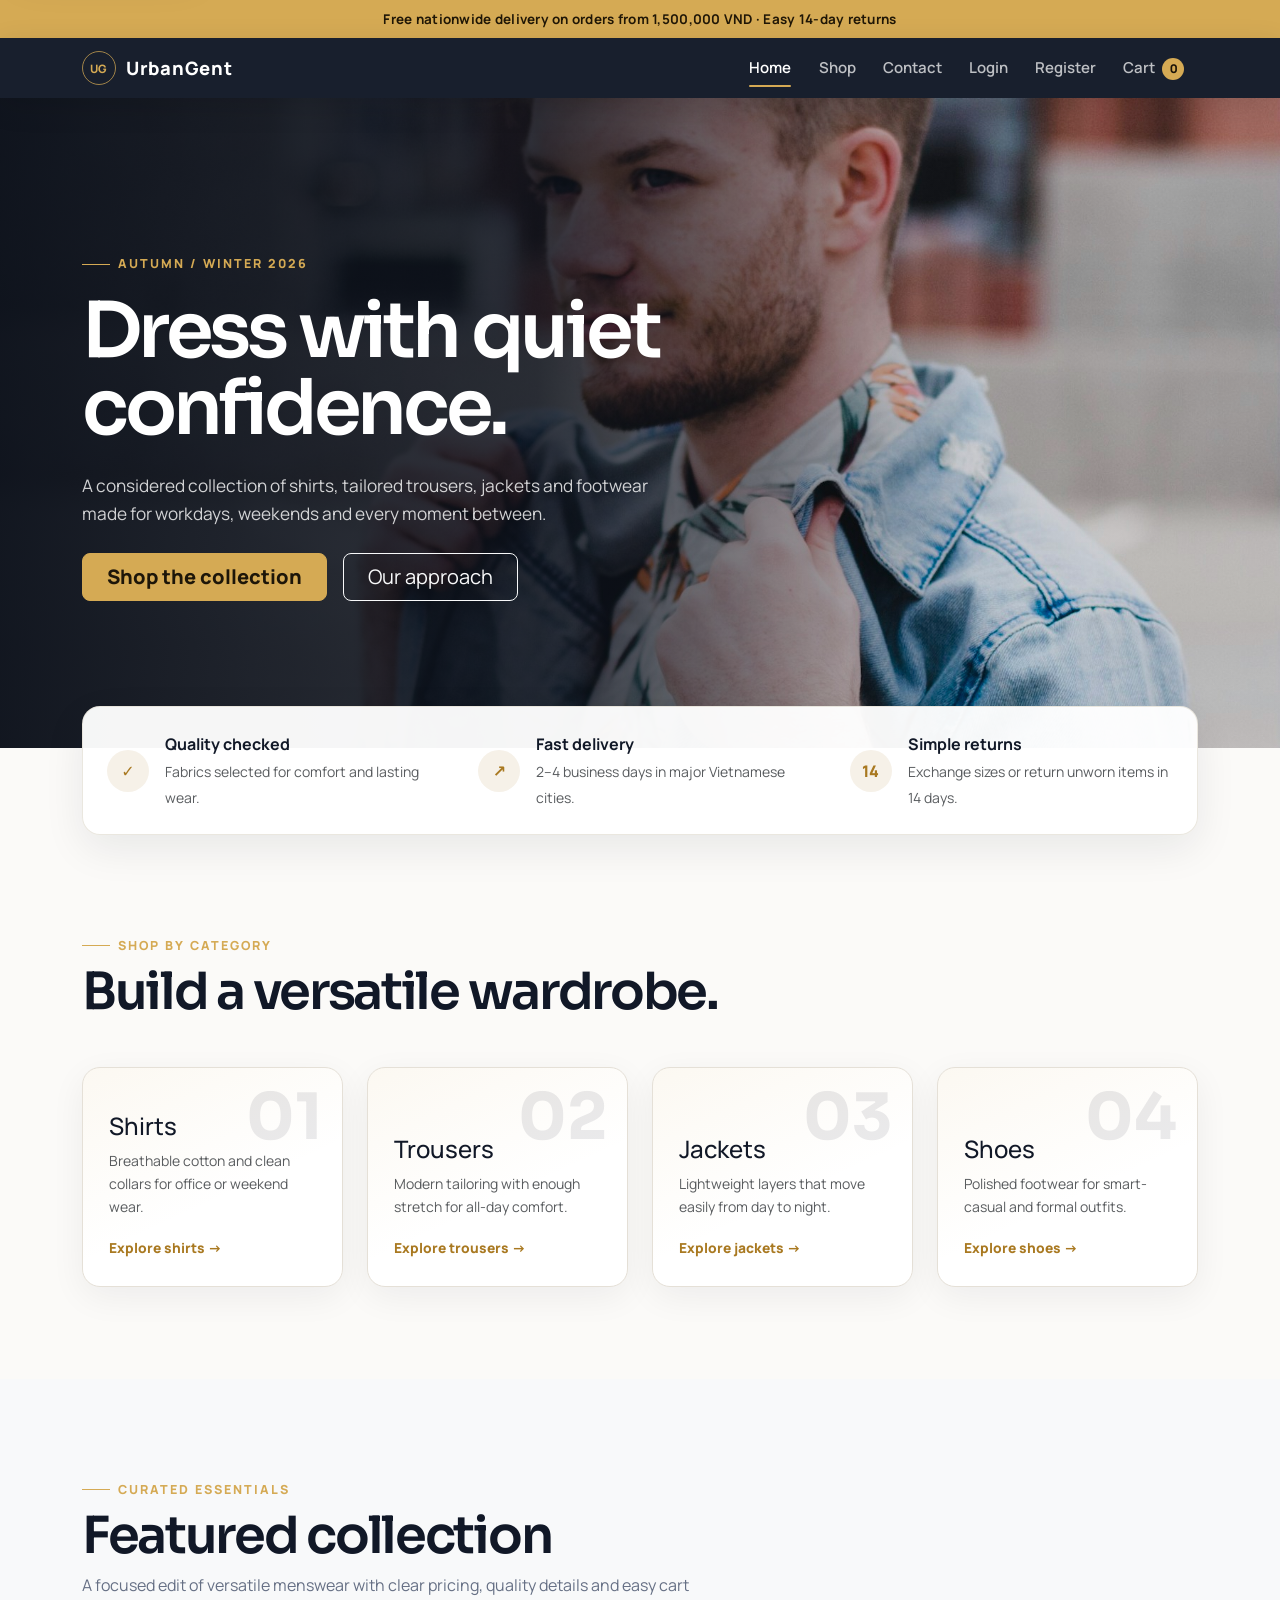
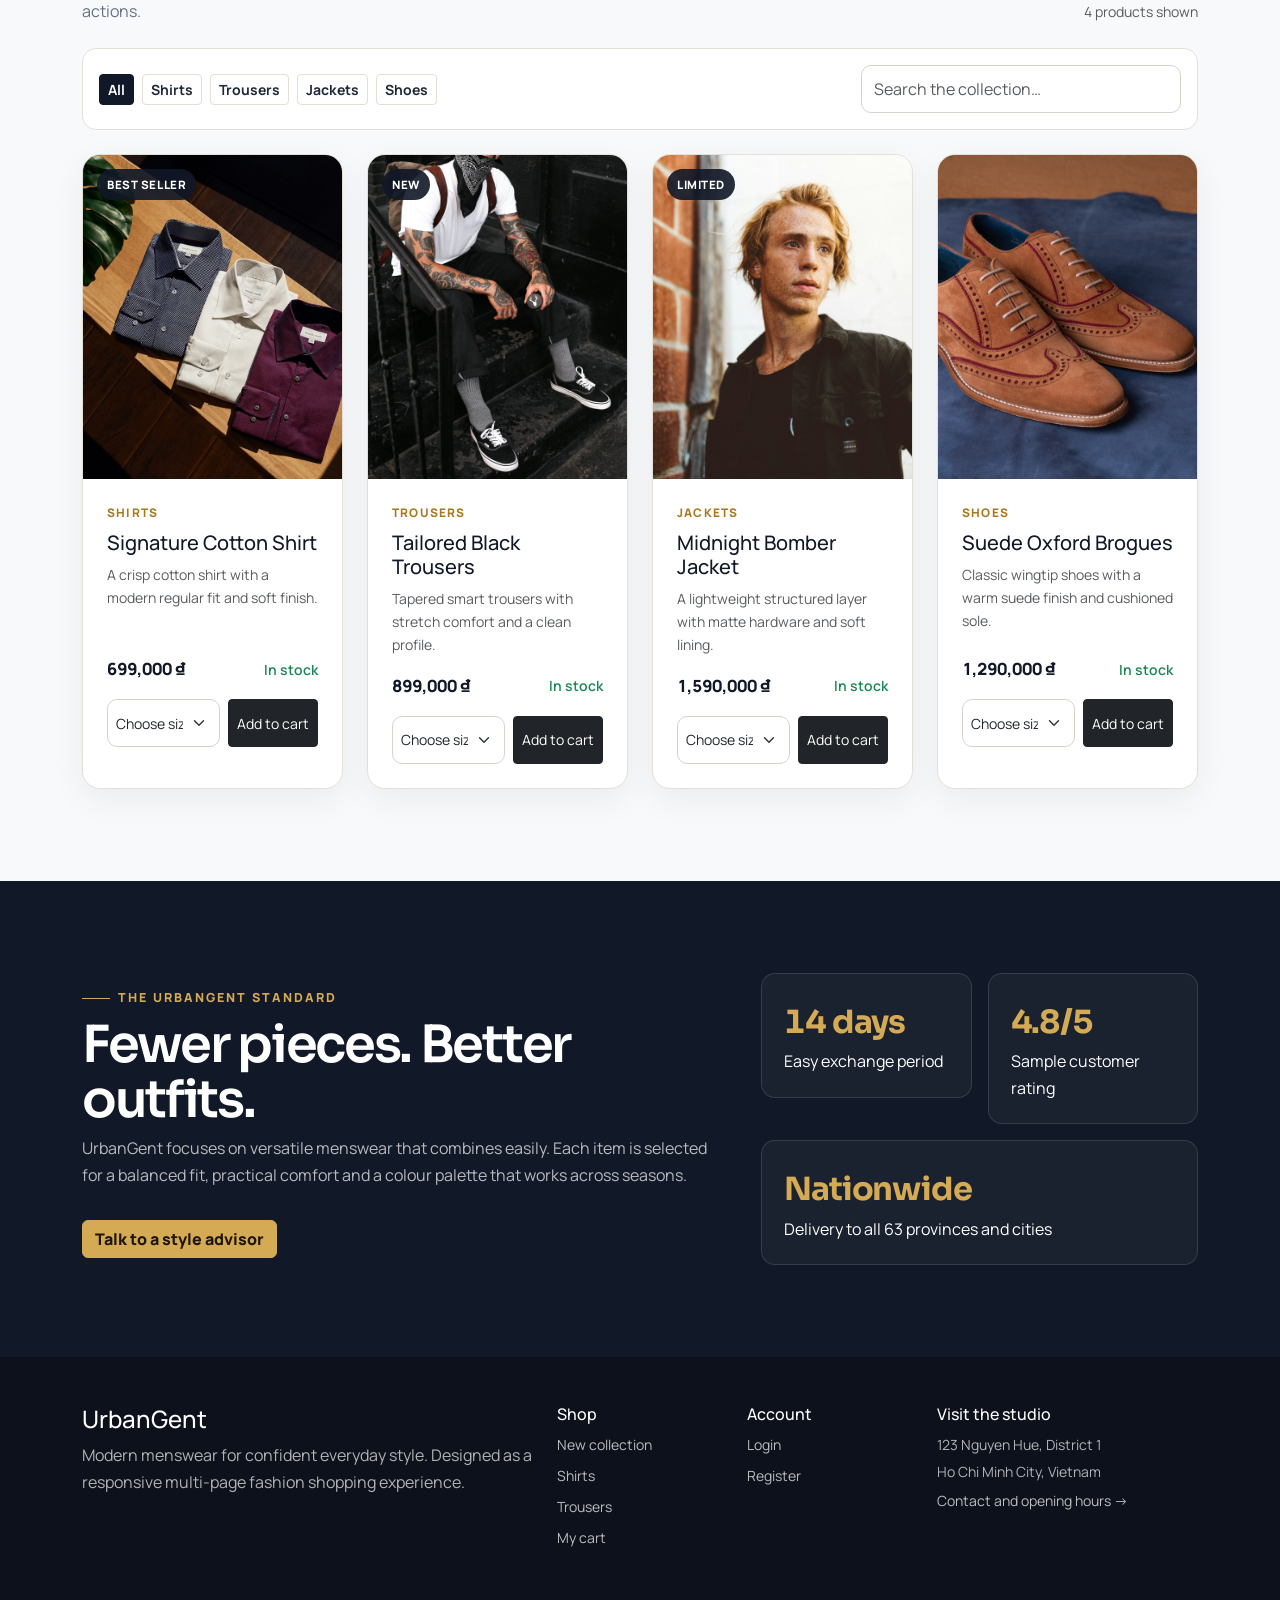
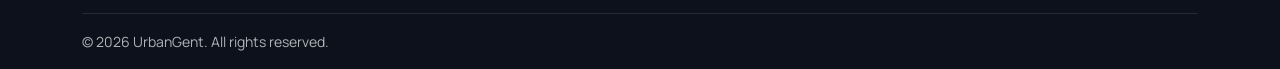
<file: index.html>
<!DOCTYPE html>
<html lang="en">
<head>
  <meta charset="UTF-8">
  <meta name="viewport" content="width=device-width, initial-scale=1.0">
  <meta name="description" content="Shop modern menswear at UrbanGent: refined shirts, tailored trousers, jackets and shoes with delivery across Vietnam.">
  <meta name="theme-color" content="#111827">
  <title>UrbanGent | Modern Menswear in Vietnam</title>
  <link rel="preconnect" href="https://cdn.jsdelivr.net">
  <link rel="preconnect" href="https://fonts.googleapis.com">
  <link rel="preconnect" href="https://fonts.gstatic.com" crossorigin>
  <link href="https://fonts.googleapis.com/css2?family=Manrope:wght@400;500;600;700;800&amp;family=Sora:wght@500;600;700&amp;display=swap" rel="stylesheet">
  <link href="https://cdn.jsdelivr.net/npm/bootstrap@5.3.3/dist/css/bootstrap.min.css" rel="stylesheet">
  <link rel="stylesheet" href="css/style.css?v=20260812-5">
</head>
<body>
  <a class="skip-link" href="#main-content">Skip to main content</a>
  <div class="announcement-bar">Free nationwide delivery on orders from 1,500,000 VND · Easy 14-day returns</div>

  <nav class="navbar navbar-expand-lg navbar-dark site-navbar sticky-top" aria-label="Main navigation">
    <div class="container">
      <a class="navbar-brand" href="index.html" aria-label="UrbanGent home">
        <span class="brand-mark" aria-hidden="true">UG</span>
        <span>UrbanGent</span>
      </a>
      <button class="navbar-toggler" type="button" data-bs-toggle="collapse" data-bs-target="#mainNavbar" aria-controls="mainNavbar" aria-expanded="false" aria-label="Toggle navigation">
        <span class="navbar-toggler-icon"></span>
      </button>
      <div class="collapse navbar-collapse" id="mainNavbar">
        <ul class="navbar-nav ms-auto align-items-lg-center mb-2 mb-lg-0">
          <li class="nav-item"><a class="nav-link active" aria-current="page" href="index.html">Home</a></li>
          <li class="nav-item"><a class="nav-link" href="index.html#products">Shop</a></li>
          <li class="nav-item"><a class="nav-link" href="contact.html">Contact</a></li>
          <li class="nav-item"><a class="nav-link" href="profile.html">Profile</a></li>
          <li class="nav-item"><a class="nav-link" href="login.html">Login</a></li>
          <li class="nav-item"><a class="nav-link" href="register.html">Register</a></li>
          <li class="nav-item"><a class="nav-link" href="cart.html">Cart <span class="cart-pill cart-count">0</span></a></li>
        </ul>
      </div>
    </div>
  </nav>

  <main id="main-content">
    <section class="hero-section" aria-labelledby="hero-title">
      <div class="container">
        <div class="hero-content">
          <span class="hero-eyebrow">Autumn / Winter 2026</span>
          <h1 class="hero-title" id="hero-title">Dress with quiet confidence.</h1>
          <p class="hero-copy">A considered collection of shirts, tailored trousers, jackets and footwear made for workdays, weekends and every moment between.</p>
          <div class="d-flex flex-wrap gap-3 mt-4">
            <a href="#products" class="btn btn-brand btn-lg px-4">Shop the collection</a>
            <a href="#our-story" class="btn btn-outline-light btn-lg px-4">Our approach</a>
          </div>
        </div>
      </div>
    </section>

    <section class="trust-strip" aria-label="Shopping benefits">
      <div class="container">
        <div class="trust-panel">
          <div class="row g-0">
            <div class="col-md-4">
              <div class="trust-item d-flex gap-3 align-items-center">
                <span class="trust-icon" aria-hidden="true">✓</span>
                <div><strong class="d-block">Quality checked</strong><small class="text-muted">Fabrics selected for comfort and lasting wear.</small></div>
              </div>
            </div>
            <div class="col-md-4 border-md-start border-md-end">
              <div class="trust-item d-flex gap-3 align-items-center">
                <span class="trust-icon" aria-hidden="true">↗</span>
                <div><strong class="d-block">Fast delivery</strong><small class="text-muted">2–4 business days in major Vietnamese cities.</small></div>
              </div>
            </div>
            <div class="col-md-4">
              <div class="trust-item d-flex gap-3 align-items-center">
                <span class="trust-icon" aria-hidden="true">14</span>
                <div><strong class="d-block">Simple returns</strong><small class="text-muted">Exchange sizes or return unworn items in 14 days.</small></div>
              </div>
            </div>
          </div>
        </div>
      </div>
    </section>

    <section class="section-space" aria-labelledby="categories-title">
      <div class="container">
        <div class="mb-5">
          <span class="section-eyebrow">Shop by category</span>
          <h2 class="section-title mb-0" id="categories-title">Build a versatile wardrobe.</h2>
        </div>
        <div class="row g-4">
          <div class="col-sm-6 col-lg-3">
            <article class="category-card">
              <span class="category-number" aria-hidden="true">01</span>
              <div class="category-content">
                <h3 class="h4">Shirts</h3>
                <p class="text-muted small">Breathable cotton and clean collars for office or weekend wear.</p>
                <a class="category-link" href="#products" data-category-link="shirts">Explore shirts →</a>
              </div>
            </article>
          </div>
          <div class="col-sm-6 col-lg-3">
            <article class="category-card">
              <span class="category-number" aria-hidden="true">02</span>
              <div class="category-content">
                <h3 class="h4">Trousers</h3>
                <p class="text-muted small">Modern tailoring with enough stretch for all-day comfort.</p>
                <a class="category-link" href="#products" data-category-link="trousers">Explore trousers →</a>
              </div>
            </article>
          </div>
          <div class="col-sm-6 col-lg-3">
            <article class="category-card">
              <span class="category-number" aria-hidden="true">03</span>
              <div class="category-content">
                <h3 class="h4">Jackets</h3>
                <p class="text-muted small">Lightweight layers that move easily from day to night.</p>
                <a class="category-link" href="#products" data-category-link="jackets">Explore jackets →</a>
              </div>
            </article>
          </div>
          <div class="col-sm-6 col-lg-3">
            <article class="category-card">
              <span class="category-number" aria-hidden="true">04</span>
              <div class="category-content">
                <h3 class="h4">Shoes</h3>
                <p class="text-muted small">Polished footwear for smart-casual and formal outfits.</p>
                <a class="category-link" href="#products" data-category-link="shoes">Explore shoes →</a>
              </div>
            </article>
          </div>
        </div>
      </div>
    </section>

    <section id="products" class="section-space bg-light" aria-labelledby="products-title">
      <div class="container">
        <div class="row align-items-end mb-4 g-3">
          <div class="col-lg-7">
            <span class="section-eyebrow">Curated essentials</span>
            <h2 class="section-title mb-2" id="products-title">Featured collection</h2>
            <p class="section-copy mb-0">A focused edit of versatile menswear with clear pricing, quality details and easy cart actions.</p>
          </div>
          <div class="col-lg-5 text-lg-end">
            <span id="productResultCount" class="text-muted small" aria-live="polite">4 products shown</span>
          </div>
        </div>

        <div class="product-toolbar d-flex flex-column flex-lg-row gap-3 align-items-lg-center justify-content-between mb-4">
          <div class="d-flex flex-wrap gap-2" role="group" aria-label="Filter products by category">
            <button class="btn btn-sm filter-btn active" type="button" data-filter="all" aria-pressed="true">All</button>
            <button class="btn btn-sm filter-btn" type="button" data-filter="shirts" aria-pressed="false">Shirts</button>
            <button class="btn btn-sm filter-btn" type="button" data-filter="trousers" aria-pressed="false">Trousers</button>
            <button class="btn btn-sm filter-btn" type="button" data-filter="jackets" aria-pressed="false">Jackets</button>
            <button class="btn btn-sm filter-btn" type="button" data-filter="shoes" aria-pressed="false">Shoes</button>
          </div>
          <div style="max-width: 320px; width: 100%">
            <label class="visually-hidden" for="productSearch">Search products</label>
            <input class="form-control" id="productSearch" type="search" placeholder="Search the collection…">
          </div>
        </div>

        <div class="row g-4" id="productGrid">
          <div class="col-sm-6 col-lg-3" data-product-card data-category="shirts" data-name="signature cotton shirt shirts">
            <article class="product-card">
              <div class="product-media">
                <img class="product-image" src="images/classic-white-shirt.jpg" alt="Folded premium cotton shirts in white, navy and burgundy" loading="lazy" width="1200" height="960">
                <span class="product-badge">Best seller</span>
              </div>
              <div class="p-4 d-flex flex-column" style="min-height: 292px">
                <span class="product-category">Shirts</span>
                <h3 class="h5 mt-2">Signature Cotton Shirt</h3>
                <p class="text-muted small">A crisp cotton shirt with a modern regular fit and soft finish.</p>
                <div class="mt-auto">
                  <div class="d-flex justify-content-between align-items-center gap-2"><span class="product-price">699,000 ₫</span><span class="text-success small fw-semibold">In stock</span></div>
                  <div class="d-flex gap-2 mt-3">
                    <label class="visually-hidden" for="size-1">Select a size for Signature Cotton Shirt</label>
                    <select class="form-select form-select-sm" id="size-1"><option value="">Choose size</option><option>S</option><option>M</option><option>L</option><option>XL</option></select>
                    <button class="btn btn-dark btn-sm text-nowrap" type="button" data-add-to-cart="1" data-size-select="size-1">Add to cart</button>
                  </div>
                </div>
              </div>
            </article>
          </div>
          <div class="col-sm-6 col-lg-3" data-product-card data-category="trousers" data-name="tailored black trousers pants">
            <article class="product-card">
              <div class="product-media">
                <img class="product-image" src="images/slim-black-trousers.jpg" alt="Man styling tailored black trousers with a white T-shirt" loading="lazy" width="1200" height="1500">
                <span class="product-badge">New</span>
              </div>
              <div class="p-4 d-flex flex-column" style="min-height: 292px">
                <span class="product-category">Trousers</span>
                <h3 class="h5 mt-2">Tailored Black Trousers</h3>
                <p class="text-muted small">Tapered smart trousers with stretch comfort and a clean profile.</p>
                <div class="mt-auto">
                  <div class="d-flex justify-content-between align-items-center gap-2"><span class="product-price">899,000 ₫</span><span class="text-success small fw-semibold">In stock</span></div>
                  <div class="d-flex gap-2 mt-3">
                    <label class="visually-hidden" for="size-2">Select a size for Tailored Black Trousers</label>
                    <select class="form-select form-select-sm" id="size-2"><option value="">Choose size</option><option>29</option><option>30</option><option>31</option><option>32</option></select>
                    <button class="btn btn-dark btn-sm text-nowrap" type="button" data-add-to-cart="2" data-size-select="size-2">Add to cart</button>
                  </div>
                </div>
              </div>
            </article>
          </div>
          <div class="col-sm-6 col-lg-3" data-product-card data-category="jackets" data-name="midnight bomber jacket outerwear">
            <article class="product-card">
              <div class="product-media">
                <img class="product-image" src="images/bomber-jacket.jpg" alt="Male model wearing a dark casual jacket" loading="lazy" width="1200" height="1500">
                <span class="product-badge">Limited</span>
              </div>
              <div class="p-4 d-flex flex-column" style="min-height: 292px">
                <span class="product-category">Jackets</span>
                <h3 class="h5 mt-2">Midnight Bomber Jacket</h3>
                <p class="text-muted small">A lightweight structured layer with matte hardware and soft lining.</p>
                <div class="mt-auto">
                  <div class="d-flex justify-content-between align-items-center gap-2"><span class="product-price">1,590,000 ₫</span><span class="text-success small fw-semibold">In stock</span></div>
                  <div class="d-flex gap-2 mt-3">
                    <label class="visually-hidden" for="size-3">Select a size for Midnight Bomber Jacket</label>
                    <select class="form-select form-select-sm" id="size-3"><option value="">Choose size</option><option>S</option><option>M</option><option>L</option><option>XL</option></select>
                    <button class="btn btn-dark btn-sm text-nowrap" type="button" data-add-to-cart="3" data-size-select="size-3">Add to cart</button>
                  </div>
                </div>
              </div>
            </article>
          </div>
          <div class="col-sm-6 col-lg-3" data-product-card data-category="shoes" data-name="suede oxford brogues leather shoes">
            <article class="product-card">
              <div class="product-media">
                <img class="product-image" src="images/leather-shoes.jpg" alt="Pair of brown suede Oxford brogue shoes" loading="lazy" width="1200" height="800">
              </div>
              <div class="p-4 d-flex flex-column" style="min-height: 292px">
                <span class="product-category">Shoes</span>
                <h3 class="h5 mt-2">Suede Oxford Brogues</h3>
                <p class="text-muted small">Classic wingtip shoes with a warm suede finish and cushioned sole.</p>
                <div class="mt-auto">
                  <div class="d-flex justify-content-between align-items-center gap-2"><span class="product-price">1,290,000 ₫</span><span class="text-success small fw-semibold">In stock</span></div>
                  <div class="d-flex gap-2 mt-3">
                    <label class="visually-hidden" for="size-4">Select a size for Suede Oxford Brogues</label>
                    <select class="form-select form-select-sm" id="size-4"><option value="">Choose size</option><option>39</option><option>40</option><option>41</option><option>42</option></select>
                    <button class="btn btn-dark btn-sm text-nowrap" type="button" data-add-to-cart="4" data-size-select="size-4">Add to cart</button>
                  </div>
                </div>
              </div>
            </article>
          </div>
        </div>
        <div id="productEmptyState" class="empty-cart d-none mt-4">
          <h3 class="h5">No matching products</h3>
          <p class="text-muted mb-0">Try another search term or choose a different category.</p>
        </div>
      </div>
    </section>

    <section id="our-story" class="story-section section-space" aria-labelledby="story-title">
      <div class="container">
        <div class="row align-items-center g-5">
          <div class="col-lg-7">
            <span class="section-eyebrow">The UrbanGent standard</span>
            <h2 class="section-title" id="story-title">Fewer pieces. Better outfits.</h2>
            <p class="section-copy">UrbanGent focuses on versatile menswear that combines easily. Each item is selected for a balanced fit, practical comfort and a colour palette that works across seasons.</p>
            <a class="btn btn-brand mt-3" href="contact.html">Talk to a style advisor</a>
          </div>
          <div class="col-lg-5">
            <div class="row g-3">
              <div class="col-6"><div class="story-stat"><strong>14 days</strong><span>Easy exchange period</span></div></div>
              <div class="col-6"><div class="story-stat"><strong>4.8/5</strong><span>Sample customer rating</span></div></div>
              <div class="col-12"><div class="story-stat"><strong>Nationwide</strong><span>Delivery to all 63 provinces and cities</span></div></div>
            </div>
          </div>
        </div>
      </div>
    </section>
  </main>

  <footer class="site-footer pt-5">
    <div class="container">
      <div class="row g-4 pb-5">
        <div class="col-lg-5">
          <h2 class="h4">UrbanGent</h2>
          <p class="mb-3" style="max-width: 460px">Modern menswear for confident everyday style. Designed as a responsive multi-page fashion shopping experience.</p>
        </div>
        <div class="col-6 col-lg-2">
          <h3 class="h6">Shop</h3>
          <ul class="list-unstyled small">
            <li class="mb-2"><a href="#products">New collection</a></li>
            <li class="mb-2"><a href="#products">Shirts</a></li>
            <li class="mb-2"><a href="#products">Trousers</a></li>
            <li><a href="cart.html">My cart</a></li>
          </ul>
        </div>
        <div class="col-6 col-lg-2">
          <h3 class="h6">Account</h3>
          <ul class="list-unstyled small">
            <li class="mb-2"><a href="login.html">Login</a></li>
            <li class="mb-2"><a href="register.html">Register</a></li>
            <li><a href="profile.html">Profile</a></li>
          </ul>
        </div>
        <div class="col-lg-3">
          <h3 class="h6">Visit the studio</h3>
          <p class="small mb-1">123 Nguyen Hue, District 1</p>
          <p class="small mb-1">Ho Chi Minh City, Vietnam</p>
          <a class="small" href="contact.html">Contact and opening hours →</a>
        </div>
      </div>
      <div class="footer-bottom py-3 d-flex flex-wrap justify-content-between gap-2 small">
        <span>&copy; <span class="current-year">2026</span> UrbanGent. All rights reserved.</span>
      </div>
    </div>
  </footer>

  <script src="https://cdn.jsdelivr.net/npm/bootstrap@5.3.3/dist/js/bootstrap.bundle.min.js"></script>
  <script src="js/store.js?v=20260812-5"></script>
  <script src="js/main.js?v=20260812-5"></script>
</body>
</html>
</file>
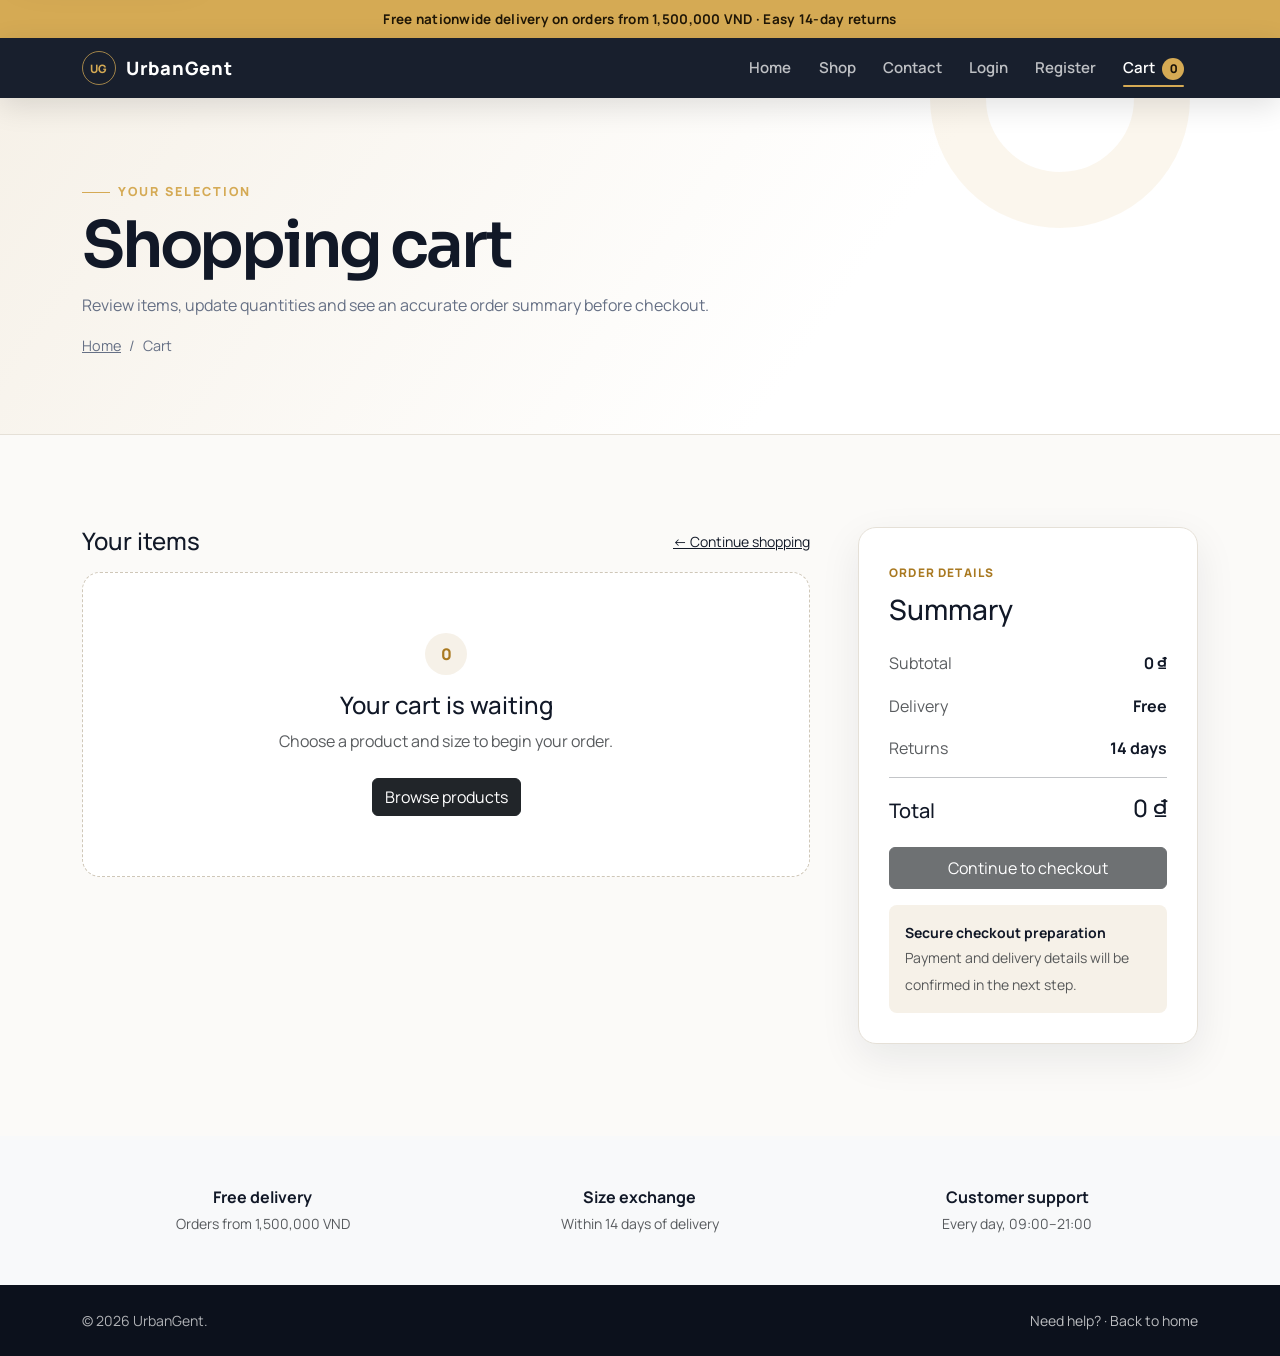
<file: cart.html>
<!DOCTYPE html>
<html lang="en">
<head>
  <meta charset="UTF-8">
  <meta name="viewport" content="width=device-width, initial-scale=1.0">
  <meta name="description" content="Review UrbanGent cart items, update quantities and see delivery and order totals.">
  <meta name="theme-color" content="#111827">
  <title>Shopping Cart | UrbanGent</title>
  <link rel="preconnect" href="https://cdn.jsdelivr.net">
  <link rel="preconnect" href="https://fonts.googleapis.com">
  <link rel="preconnect" href="https://fonts.gstatic.com" crossorigin>
  <link href="https://fonts.googleapis.com/css2?family=Manrope:wght@400;500;600;700;800&amp;family=Sora:wght@500;600;700&amp;display=swap" rel="stylesheet">
  <link href="https://cdn.jsdelivr.net/npm/bootstrap@5.3.3/dist/css/bootstrap.min.css" rel="stylesheet">
  <link rel="stylesheet" href="css/style.css?v=20260812-5">
</head>
<body>
  <a class="skip-link" href="#main-content">Skip to main content</a>
  <div class="announcement-bar">Free nationwide delivery on orders from 1,500,000 VND · Easy 14-day returns</div>
  <nav class="navbar navbar-expand-lg navbar-dark site-navbar sticky-top" aria-label="Main navigation">
    <div class="container">
      <a class="navbar-brand" href="index.html" aria-label="UrbanGent home"><span class="brand-mark" aria-hidden="true">UG</span><span>UrbanGent</span></a>
      <button class="navbar-toggler" type="button" data-bs-toggle="collapse" data-bs-target="#mainNavbar" aria-controls="mainNavbar" aria-expanded="false" aria-label="Toggle navigation"><span class="navbar-toggler-icon"></span></button>
      <div class="collapse navbar-collapse" id="mainNavbar">
        <ul class="navbar-nav ms-auto align-items-lg-center mb-2 mb-lg-0">
          <li class="nav-item"><a class="nav-link" href="index.html">Home</a></li>
          <li class="nav-item"><a class="nav-link" href="index.html#products">Shop</a></li>
          <li class="nav-item"><a class="nav-link" href="contact.html">Contact</a></li>
          <li class="nav-item"><a class="nav-link" href="profile.html">Profile</a></li>
          <li class="nav-item"><a class="nav-link" href="login.html">Login</a></li>
          <li class="nav-item"><a class="nav-link" href="register.html">Register</a></li>
          <li class="nav-item"><a class="nav-link active" aria-current="page" href="cart.html">Cart <span class="cart-pill cart-count">0</span></a></li>
        </ul>
      </div>
    </div>
  </nav>

  <header class="page-header">
    <div class="container position-relative" style="z-index: 1">
      <span class="section-eyebrow">Your selection</span>
      <h1 class="page-title">Shopping cart</h1>
      <p class="section-copy mb-3">Review items, update quantities and see an accurate order summary before checkout.</p>
      <ol class="breadcrumb-clean" aria-label="Breadcrumb"><li><a href="index.html">Home</a></li><li aria-current="page">Cart</li></ol>
    </div>
  </header>

  <main id="main-content" class="section-space">
    <div class="container">
      <div class="row g-4 g-lg-5">
        <div class="col-lg-8">
          <div class="d-flex flex-wrap align-items-center justify-content-between gap-2 mb-3">
            <h2 class="h4 mb-0">Your items</h2>
            <a class="small" href="index.html#products">← Continue shopping</a>
          </div>
          <div id="cartItems" aria-live="polite"></div>
        </div>
        <div class="col-lg-4">
          <aside class="form-card cart-summary" aria-labelledby="summary-title">
            <span class="product-category">Order details</span>
            <h2 class="h3 mt-2 mb-4" id="summary-title">Summary</h2>
            <div class="d-flex justify-content-between mb-3"><span class="text-muted">Subtotal</span><strong id="cartSubtotal">0 ₫</strong></div>
            <div class="d-flex justify-content-between mb-3"><span class="text-muted">Delivery</span><strong id="cartDelivery">0 ₫</strong></div>
            <div class="d-flex justify-content-between mb-3"><span class="text-muted">Returns</span><strong>14 days</strong></div>
            <hr>
            <div class="d-flex justify-content-between align-items-end mb-4"><span class="h5 mb-0">Total</span><strong class="h4 mb-0" id="cartTotal">0 ₫</strong></div>
            <button class="btn btn-dark w-100 py-2" id="checkoutButton" type="button">Continue to checkout</button>
            <div class="mt-3 p-3 rounded-3" style="background: var(--brand-cream)">
              <strong class="d-block small">Secure checkout preparation</strong>
              <span class="text-muted small">Payment and delivery details will be confirmed in the next step.</span>
            </div>
          </aside>
        </div>
      </div>
    </div>
  </main>

  <section class="py-5 bg-light" aria-label="Shopping reassurance">
    <div class="container"><div class="row g-3 text-center"><div class="col-md-4"><strong class="d-block">Free delivery</strong><span class="text-muted small">Orders from 1,500,000 VND</span></div><div class="col-md-4"><strong class="d-block">Size exchange</strong><span class="text-muted small">Within 14 days of delivery</span></div><div class="col-md-4"><strong class="d-block">Customer support</strong><span class="text-muted small">Every day, 09:00–21:00</span></div></div></div>
  </section>

  <footer class="site-footer">
    <div class="container"><div class="py-4 d-flex flex-wrap justify-content-between gap-2 small"><span>&copy; <span class="current-year">2026</span> UrbanGent.</span><span><a href="contact.html">Need help?</a> · <a href="index.html">Back to home</a></span></div></div>
  </footer>
  <script src="https://cdn.jsdelivr.net/npm/bootstrap@5.3.3/dist/js/bootstrap.bundle.min.js"></script>
  <script src="js/store.js?v=20260812-5"></script>
  <script src="js/main.js?v=20260812-5"></script>
</body>
</html>
</file>
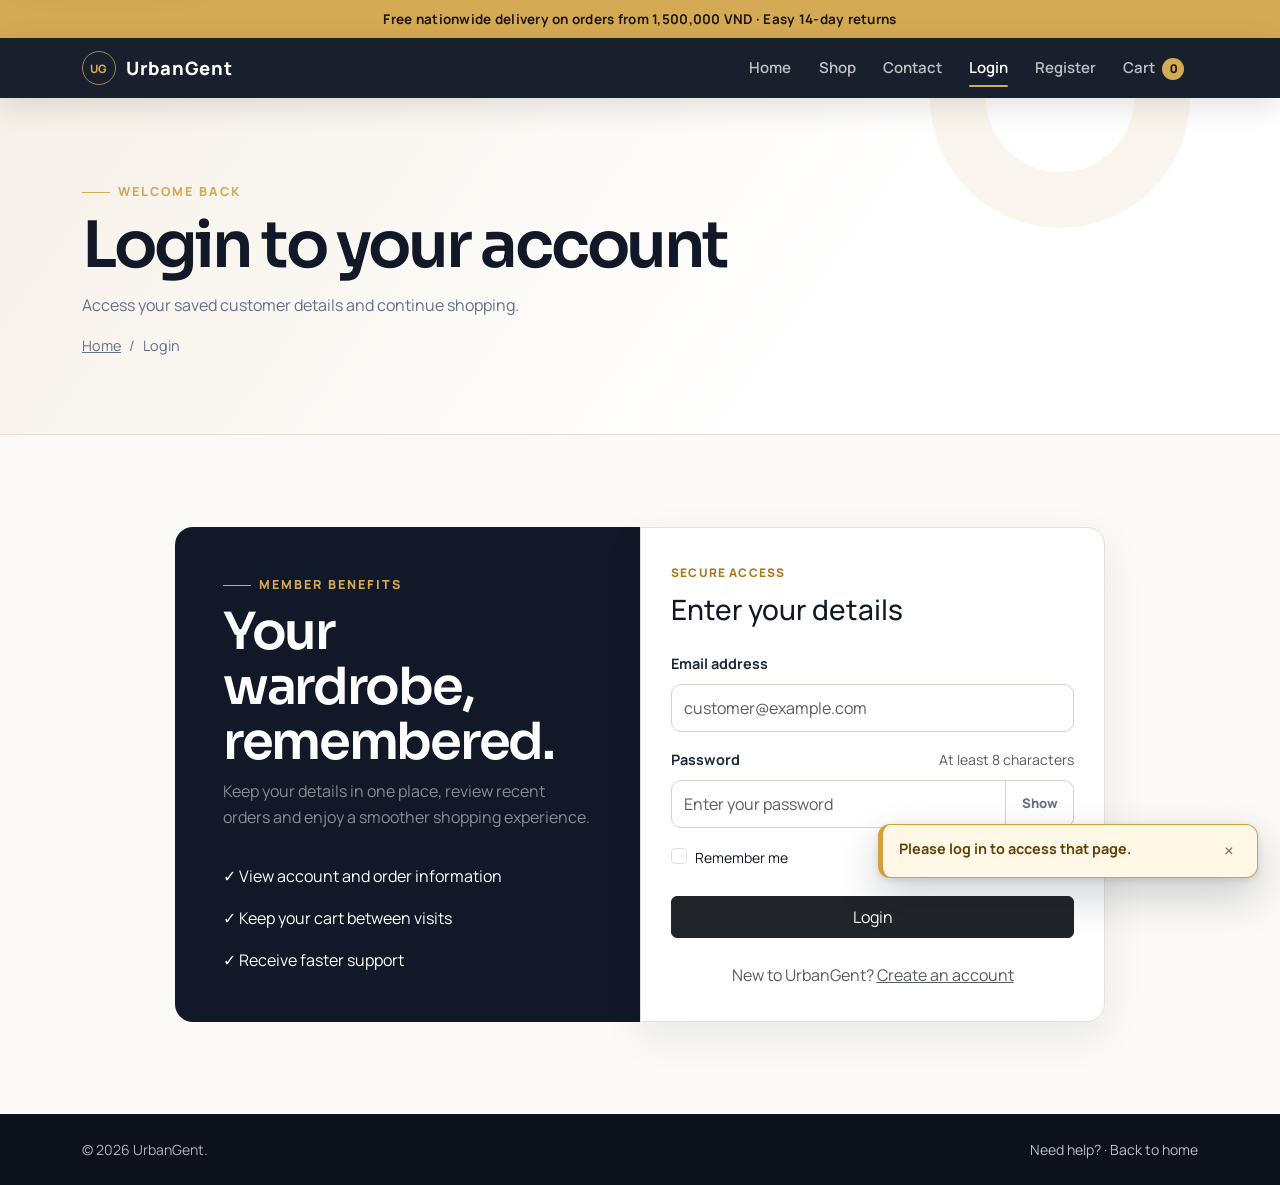
<file: checkout.html>
<!DOCTYPE html>
<html lang="en">
<head>
  <meta charset="UTF-8">
  <meta name="viewport" content="width=device-width, initial-scale=1.0">
  <meta name="description" content="Confirm UrbanGent delivery details and choose a secure payment method.">
  <meta name="theme-color" content="#111827">
  <title>Checkout | UrbanGent</title>
  <link rel="preconnect" href="https://cdn.jsdelivr.net">
  <link rel="preconnect" href="https://fonts.googleapis.com">
  <link rel="preconnect" href="https://fonts.gstatic.com" crossorigin>
  <link href="https://fonts.googleapis.com/css2?family=Manrope:wght@400;500;600;700;800&amp;family=Sora:wght@500;600;700&amp;display=swap" rel="stylesheet">
  <link href="https://cdn.jsdelivr.net/npm/bootstrap@5.3.3/dist/css/bootstrap.min.css" rel="stylesheet">
  <link rel="stylesheet" href="css/style.css?v=20260812-5">
</head>
<body data-requires-auth="true">
  <a class="skip-link" href="#main-content">Skip to main content</a>
  <div class="announcement-bar">Free nationwide delivery on orders from 1,500,000 VND · Easy 14-day returns</div>
  <nav class="navbar navbar-expand-lg navbar-dark site-navbar sticky-top" aria-label="Main navigation">
    <div class="container">
      <a class="navbar-brand" href="index.html" aria-label="UrbanGent home"><span class="brand-mark" aria-hidden="true">UG</span><span>UrbanGent</span></a>
      <button class="navbar-toggler" type="button" data-bs-toggle="collapse" data-bs-target="#mainNavbar" aria-controls="mainNavbar" aria-expanded="false" aria-label="Toggle navigation"><span class="navbar-toggler-icon"></span></button>
      <div class="collapse navbar-collapse" id="mainNavbar">
        <ul class="navbar-nav ms-auto align-items-lg-center mb-2 mb-lg-0">
          <li class="nav-item"><a class="nav-link" href="index.html">Home</a></li>
          <li class="nav-item"><a class="nav-link" href="index.html#products">Shop</a></li>
          <li class="nav-item"><a class="nav-link" href="contact.html">Contact</a></li>
          <li class="nav-item"><a class="nav-link" href="profile.html">Profile</a></li>
          <li class="nav-item"><a class="nav-link" href="login.html">Login</a></li>
          <li class="nav-item"><a class="nav-link" href="register.html">Register</a></li>
          <li class="nav-item"><a class="nav-link active" aria-current="page" href="cart.html">Cart <span class="cart-pill cart-count">0</span></a></li>
        </ul>
      </div>
    </div>
  </nav>

  <header class="page-header">
    <div class="container position-relative" style="z-index:1">
      <span class="section-eyebrow">Secure order preparation</span>
      <h1 class="page-title">Checkout</h1>
      <p class="section-copy mb-3">Confirm the recipient, delivery address, selected sizes and preferred payment method.</p>
      <ol class="breadcrumb-clean" aria-label="Breadcrumb"><li><a href="index.html">Home</a></li><li><a href="cart.html">Cart</a></li><li aria-current="page">Checkout</li></ol>
    </div>
  </header>

  <main id="main-content" class="section-space">
    <div class="container">
      <form id="checkoutForm" novalidate>
        <div class="row g-4 g-lg-5">
          <div class="col-lg-7">
            <section class="form-card mb-4" aria-labelledby="delivery-title">
              <span class="product-category">Delivery</span>
              <h2 class="h3 mt-2 mb-4" id="delivery-title">Recipient details</h2>
              <div class="row g-3">
                <div class="col-md-6"><label class="form-label" for="checkoutName">Full name <span class="text-danger">*</span></label><input class="form-control" id="checkoutName" autocomplete="name" required><div class="invalid-feedback" data-feedback-for="checkoutName">Enter the recipient name.</div></div>
                <div class="col-md-6"><label class="form-label" for="checkoutPhone">Phone number <span class="text-danger">*</span></label><input class="form-control" id="checkoutPhone" type="tel" autocomplete="tel" required><div class="invalid-feedback" data-feedback-for="checkoutPhone">Enter a valid Vietnamese phone number.</div></div>
                <div class="col-12"><label class="form-label" for="checkoutEmail">Account email</label><input class="form-control" id="checkoutEmail" type="email" readonly><div class="invalid-feedback" data-feedback-for="checkoutEmail">Enter a valid email address.</div></div>
                <div class="col-12"><label class="form-label" for="checkoutAddress">Complete delivery address <span class="text-danger">*</span></label><textarea class="form-control" id="checkoutAddress" rows="3" maxlength="180" autocomplete="street-address" required></textarea><div class="invalid-feedback" data-feedback-for="checkoutAddress">Enter a complete delivery address.</div><div class="form-text">This information is also saved to your own customer profile.</div></div>
              </div>
            </section>
            <section class="form-card" aria-labelledby="review-items-title">
              <div class="d-flex justify-content-between align-items-center gap-3 mb-2"><div><span class="product-category">Review</span><h2 class="h3 mt-2 mb-0" id="review-items-title">Items and sizes</h2></div><a class="small" href="cart.html">Edit cart</a></div>
              <div id="checkoutItems" class="divide-list"></div>
            </section>
          </div>
          <div class="col-lg-5">
            <aside class="form-card cart-summary" aria-labelledby="checkout-summary-title">
              <span class="product-category">Order details</span>
              <h2 class="h3 mt-2 mb-4" id="checkout-summary-title">Payment summary</h2>
              <div class="d-flex justify-content-between mb-3"><span class="text-muted">Subtotal</span><strong id="checkoutSubtotal">0 ₫</strong></div>
              <div class="d-flex justify-content-between mb-3"><span class="text-muted">Delivery</span><strong id="checkoutDelivery">0 ₫</strong></div>
              <hr>
              <div class="d-flex justify-content-between align-items-end mb-4"><span class="h5 mb-0">Total</span><strong class="h4 mb-0" id="checkoutTotal">0 ₫</strong></div>
              <fieldset class="payment-methods mb-4">
                <legend class="form-label fw-bold mb-2">Payment method</legend>
                <label class="payment-method-option" for="paymentCash">
                  <input class="form-check-input" type="radio" name="paymentMethod" id="paymentCash" value="cash">
                  <span class="payment-method-icon" aria-hidden="true">CA</span>
                  <strong>Cash</strong>
                </label>
                <label class="payment-method-option" for="paymentCard">
                  <input class="form-check-input" type="radio" name="paymentMethod" id="paymentCard" value="card">
                  <span class="payment-method-icon" aria-hidden="true">CC</span>
                  <strong>Card</strong>
                </label>
                <label class="payment-method-option is-selected" for="paymentBankTransfer">
                  <input class="form-check-input" type="radio" name="paymentMethod" id="paymentBankTransfer" value="bank_transfer" checked>
                  <span class="payment-method-icon" aria-hidden="true">QR</span>
                  <strong>Bank transfer</strong>
                </label>
              </fieldset>
              <div class="form-check mb-4"><input class="form-check-input" type="checkbox" id="confirmOrder" required><label class="form-check-label small" for="confirmOrder">I have checked the recipient, product sizes and order total.</label><div class="invalid-feedback" data-feedback-for="confirmOrder">Confirm that the order information is correct.</div></div>
              <button class="btn btn-dark w-100 py-2" type="submit" id="checkoutSubmit">Create order and show VietQR</button>
            </aside>
          </div>
        </div>
      </form>
    </div>
  </main>

  <footer class="site-footer"><div class="container"><div class="py-4 d-flex flex-wrap justify-content-between gap-2 small"><span>&copy; <span class="current-year">2026</span> UrbanGent.</span><span><a href="contact.html">Need help?</a> · <a href="profile.html">Your profile</a></span></div></div></footer>
  <script src="https://cdn.jsdelivr.net/npm/bootstrap@5.3.3/dist/js/bootstrap.bundle.min.js"></script>
  <script src="js/store.js?v=20260812-5"></script>
  <script src="js/main.js?v=20260812-5"></script>
</body>
</html>
</file>
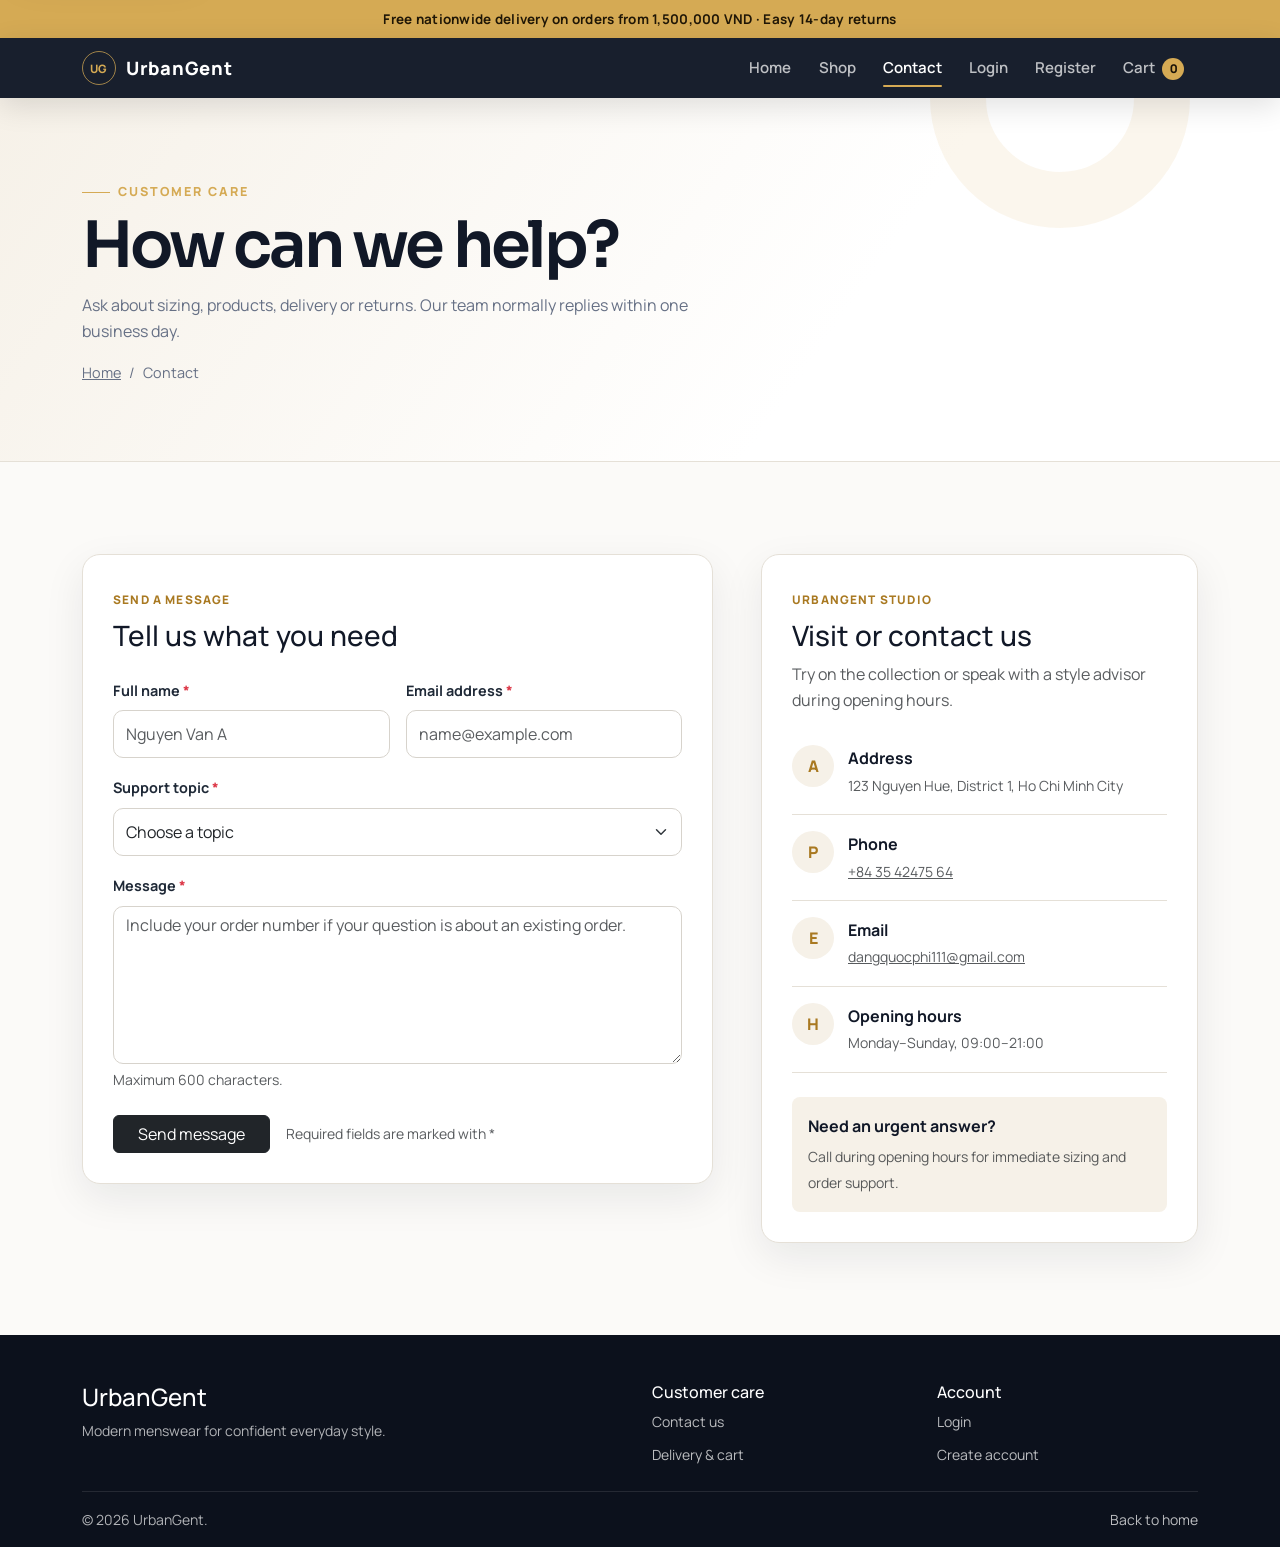
<file: contact.html>
<!doctype html>
<html lang="en">
  <head>
    <meta charset="UTF-8" />
    <meta name="viewport" content="width=device-width, initial-scale=1.0" />
    <meta
      name="description"
      content="Contact UrbanGent for sizing advice, delivery support, returns and product questions."
    />
    <meta name="theme-color" content="#111827" />
    <title>Contact & Support | UrbanGent</title>
    <link rel="preconnect" href="https://cdn.jsdelivr.net" />
    <link rel="preconnect" href="https://fonts.googleapis.com" />
    <link rel="preconnect" href="https://fonts.gstatic.com" crossorigin />
    <link
      href="https://fonts.googleapis.com/css2?family=Manrope:wght@400;500;600;700;800&amp;family=Sora:wght@500;600;700&amp;display=swap"
      rel="stylesheet"
    />
    <link
      href="https://cdn.jsdelivr.net/npm/bootstrap@5.3.3/dist/css/bootstrap.min.css"
      rel="stylesheet"
    />
    <link rel="stylesheet" href="css/style.css?v=20260812-5" />
  </head>
  <body>
    <a class="skip-link" href="#main-content">Skip to main content</a>
    <div class="announcement-bar">
      Free nationwide delivery on orders from 1,500,000 VND · Easy 14-day
      returns
    </div>
    <nav
      class="navbar navbar-expand-lg navbar-dark site-navbar sticky-top"
      aria-label="Main navigation"
    >
      <div class="container">
        <a class="navbar-brand" href="index.html" aria-label="UrbanGent home"
          ><span class="brand-mark" aria-hidden="true">UG</span
          ><span>UrbanGent</span></a
        >
        <button
          class="navbar-toggler"
          type="button"
          data-bs-toggle="collapse"
          data-bs-target="#mainNavbar"
          aria-controls="mainNavbar"
          aria-expanded="false"
          aria-label="Toggle navigation"
        >
          <span class="navbar-toggler-icon"></span>
        </button>
        <div class="collapse navbar-collapse" id="mainNavbar">
          <ul class="navbar-nav ms-auto align-items-lg-center mb-2 mb-lg-0">
            <li class="nav-item">
              <a class="nav-link" href="index.html">Home</a>
            </li>
            <li class="nav-item">
              <a class="nav-link" href="index.html#products">Shop</a>
            </li>
            <li class="nav-item">
              <a class="nav-link active" aria-current="page" href="contact.html"
                >Contact</a
              >
            </li>
            <li class="nav-item">
              <a class="nav-link" href="profile.html">Profile</a>
            </li>
            <li class="nav-item">
              <a class="nav-link" href="login.html">Login</a>
            </li>
            <li class="nav-item">
              <a class="nav-link" href="register.html">Register</a>
            </li>
            <li class="nav-item">
              <a class="nav-link" href="cart.html"
                >Cart <span class="cart-pill cart-count">0</span></a
              >
            </li>
          </ul>
        </div>
      </div>
    </nav>

    <header class="page-header">
      <div class="container position-relative" style="z-index: 1">
        <span class="section-eyebrow">Customer care</span>
        <h1 class="page-title">How can we help?</h1>
        <p class="section-copy mb-3">
          Ask about sizing, products, delivery or returns. Our team normally
          replies within one business day.
        </p>
        <ol class="breadcrumb-clean" aria-label="Breadcrumb">
          <li><a href="index.html">Home</a></li>
          <li aria-current="page">Contact</li>
        </ol>
      </div>
    </header>

    <main id="main-content" class="section-space">
      <div class="container">
        <div class="row g-4 g-lg-5">
          <div class="col-lg-7">
            <section class="form-card" aria-labelledby="contact-form-title">
              <span class="product-category">Send a message</span>
              <h2 class="h3 mt-2 mb-4" id="contact-form-title">
                Tell us what you need
              </h2>
              <form id="contactForm" novalidate>
                <div class="row g-3">
                  <div class="col-md-6">
                    <label for="contactName" class="form-label"
                      >Full name <span class="text-danger">*</span></label
                    >
                    <input
                      type="text"
                      class="form-control"
                      id="contactName"
                      name="name"
                      autocomplete="name"
                      placeholder="Nguyen Van A"
                      required
                    />
                    <div
                      class="invalid-feedback"
                      data-feedback-for="contactName"
                    >
                      Enter your full name.
                    </div>
                  </div>
                  <div class="col-md-6">
                    <label for="contactEmail" class="form-label"
                      >Email address <span class="text-danger">*</span></label
                    >
                    <input
                      type="email"
                      class="form-control"
                      id="contactEmail"
                      name="email"
                      autocomplete="email"
                      placeholder="name@example.com"
                      required
                    />
                    <div
                      class="invalid-feedback"
                      data-feedback-for="contactEmail"
                    >
                      Enter a valid email address.
                    </div>
                  </div>
                  <div class="col-12">
                    <label for="contactTopic" class="form-label"
                      >Support topic <span class="text-danger">*</span></label
                    >
                    <select
                      class="form-select"
                      id="contactTopic"
                      name="topic"
                      required
                    >
                      <option value="">Choose a topic</option>
                      <option value="size">Size and fit advice</option>
                      <option value="product">Product information</option>
                      <option value="delivery">
                        Delivery and order status
                      </option>
                      <option value="returns">Returns and exchanges</option>
                      <option value="other">Other question</option>
                    </select>
                    <div
                      class="invalid-feedback"
                      data-feedback-for="contactTopic"
                    >
                      Choose a support topic.
                    </div>
                  </div>
                  <div class="col-12">
                    <label for="contactMessage" class="form-label"
                      >Message <span class="text-danger">*</span></label
                    >
                    <textarea
                      class="form-control"
                      id="contactMessage"
                      name="message"
                      rows="6"
                      maxlength="600"
                      placeholder="Include your order number if your question is about an existing order."
                      required
                    ></textarea>
                    <div
                      class="invalid-feedback"
                      data-feedback-for="contactMessage"
                    >
                      Write at least 10 characters so we can help.
                    </div>
                    <div class="form-text">Maximum 600 characters.</div>
                  </div>
                  <div
                    class="col-12 d-flex flex-wrap align-items-center gap-3 mt-4"
                  >
                    <button type="submit" class="btn btn-dark px-4">
                      Send message
                    </button>
                    <span class="text-muted small"
                      >Required fields are marked with *</span
                    >
                  </div>
                </div>
              </form>
            </section>
          </div>

          <div class="col-lg-5">
            <aside
              class="content-card h-100"
              aria-labelledby="store-info-title"
            >
              <span class="product-category">UrbanGent studio</span>
              <h2 class="h3 mt-2" id="store-info-title">Visit or contact us</h2>
              <p class="text-muted">
                Try on the collection or speak with a style advisor during
                opening hours.
              </p>

              <div class="contact-detail">
                <span class="contact-icon" aria-hidden="true">A</span>
                <div>
                  <strong class="d-block">Address</strong
                  ><span class="text-muted small"
                    >123 Nguyen Hue, District 1, Ho Chi Minh City</span
                  >
                </div>
              </div>
              <div class="contact-detail">
                <span class="contact-icon" aria-hidden="true">P</span>
                <div>
                  <strong class="d-block">Phone</strong
                  ><a class="text-muted small" href="tel:+84054247564"
                    >+84 35 42475 64</a
                  >
                </div>
              </div>
              <div class="contact-detail">
                <span class="contact-icon" aria-hidden="true">E</span>
                <div>
                  <strong class="d-block">Email</strong
                  ><a
                    class="text-muted small"
                    href="mailto:dangquocphi111@gmail.com"
                    >dangquocphi111@gmail.com</a
                  >
                </div>
              </div>
              <div class="contact-detail">
                <span class="contact-icon" aria-hidden="true">H</span>
                <div>
                  <strong class="d-block">Opening hours</strong
                  ><span class="text-muted small"
                    >Monday–Sunday, 09:00–21:00</span
                  >
                </div>
              </div>

              <div
                class="mt-4 p-3 rounded-3"
                style="background: var(--brand-cream)"
              >
                <strong class="d-block mb-1">Need an urgent answer?</strong>
                <span class="text-muted small"
                  >Call during opening hours for immediate sizing and order
                  support.</span
                >
              </div>
            </aside>
          </div>
        </div>
      </div>
    </main>

    <footer class="site-footer pt-5">
      <div class="container">
        <div class="row g-4 pb-4">
          <div class="col-lg-6">
            <h2 class="h4">UrbanGent</h2>
            <p class="small mb-0">
              Modern menswear for confident everyday style.
            </p>
          </div>
          <div class="col-sm-6 col-lg-3">
            <h3 class="h6">Customer care</h3>
            <a class="small d-block mb-2" href="contact.html">Contact us</a
            ><a class="small" href="cart.html">Delivery & cart</a>
          </div>
          <div class="col-sm-6 col-lg-3">
            <h3 class="h6">Account</h3>
            <a class="small d-block mb-2" href="login.html">Login</a
            ><a class="small" href="register.html">Create account</a>
          </div>
        </div>
        <div
          class="footer-bottom py-3 d-flex flex-wrap justify-content-between gap-2 small"
        >
          <span>&copy; <span class="current-year">2026</span> UrbanGent.</span
          ><a href="index.html">Back to home</a>
        </div>
      </div>
    </footer>

    <script src="https://cdn.jsdelivr.net/npm/bootstrap@5.3.3/dist/js/bootstrap.bundle.min.js"></script>
    <script src="js/store.js?v=20260812-5"></script>
    <script src="js/main.js?v=20260812-5"></script>
  </body>
</html>
</file>
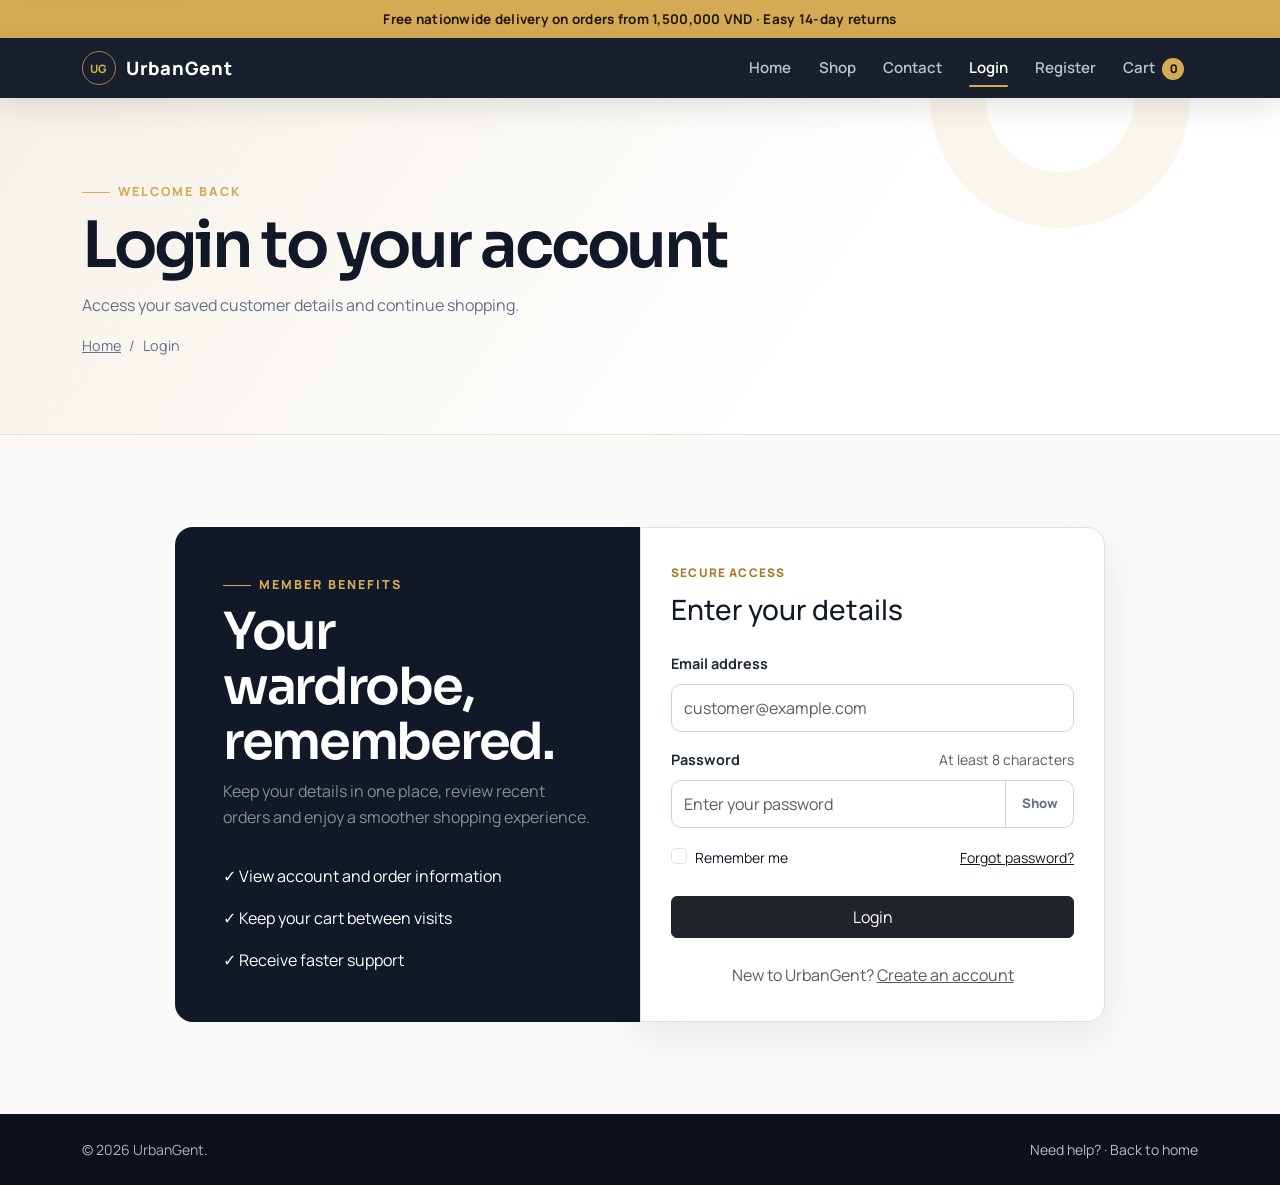
<file: login.html>
<!DOCTYPE html>
<html lang="en">
<head>
  <meta charset="UTF-8">
  <meta name="viewport" content="width=device-width, initial-scale=1.0">
  <meta name="description" content="Log in to your UrbanGent account to view profile details and shopping information.">
  <meta name="theme-color" content="#111827">
  <title>Customer Login | UrbanGent</title>
  <link rel="preconnect" href="https://cdn.jsdelivr.net">
  <link rel="preconnect" href="https://fonts.googleapis.com">
  <link rel="preconnect" href="https://fonts.gstatic.com" crossorigin>
  <link href="https://fonts.googleapis.com/css2?family=Manrope:wght@400;500;600;700;800&amp;family=Sora:wght@500;600;700&amp;display=swap" rel="stylesheet">
  <link href="https://cdn.jsdelivr.net/npm/bootstrap@5.3.3/dist/css/bootstrap.min.css" rel="stylesheet">
  <link rel="stylesheet" href="css/style.css?v=20260812-5">
</head>
<body>
  <a class="skip-link" href="#main-content">Skip to main content</a>
  <div class="announcement-bar">Free nationwide delivery on orders from 1,500,000 VND · Easy 14-day returns</div>
  <nav class="navbar navbar-expand-lg navbar-dark site-navbar sticky-top" aria-label="Main navigation">
    <div class="container">
      <a class="navbar-brand" href="index.html" aria-label="UrbanGent home"><span class="brand-mark" aria-hidden="true">UG</span><span>UrbanGent</span></a>
      <button class="navbar-toggler" type="button" data-bs-toggle="collapse" data-bs-target="#mainNavbar" aria-controls="mainNavbar" aria-expanded="false" aria-label="Toggle navigation"><span class="navbar-toggler-icon"></span></button>
      <div class="collapse navbar-collapse" id="mainNavbar">
        <ul class="navbar-nav ms-auto align-items-lg-center mb-2 mb-lg-0">
          <li class="nav-item"><a class="nav-link" href="index.html">Home</a></li>
          <li class="nav-item"><a class="nav-link" href="index.html#products">Shop</a></li>
          <li class="nav-item"><a class="nav-link" href="contact.html">Contact</a></li>
          <li class="nav-item"><a class="nav-link" href="profile.html">Profile</a></li>
          <li class="nav-item"><a class="nav-link active" aria-current="page" href="login.html">Login</a></li>
          <li class="nav-item"><a class="nav-link" href="register.html">Register</a></li>
          <li class="nav-item"><a class="nav-link" href="cart.html">Cart <span class="cart-pill cart-count">0</span></a></li>
        </ul>
      </div>
    </div>
  </nav>

  <header class="page-header">
    <div class="container position-relative" style="z-index: 1">
      <span class="section-eyebrow">Welcome back</span>
      <h1 class="page-title">Login to your account</h1>
      <p class="section-copy mb-3">Access your saved customer details and continue shopping.</p>
      <ol class="breadcrumb-clean" aria-label="Breadcrumb"><li><a href="index.html">Home</a></li><li aria-current="page">Login</li></ol>
    </div>
  </header>

  <main id="main-content" class="section-space">
    <div class="container">
      <div class="row justify-content-center align-items-stretch g-0">
        <div class="col-lg-5">
          <div class="p-4 p-lg-5 h-100 text-white d-flex flex-column justify-content-center" style="background: var(--brand-ink); border-radius: 18px 0 0 18px">
            <span class="section-eyebrow">Member benefits</span>
            <h2 class="section-title text-white h1">Your wardrobe, remembered.</h2>
            <p class="text-white-50">Keep your details in one place, review recent orders and enjoy a smoother shopping experience.</p>
            <ul class="list-unstyled mt-3 mb-0">
              <li class="mb-3">✓ View account and order information</li>
              <li class="mb-3">✓ Keep your cart between visits</li>
              <li>✓ Receive faster support</li>
            </ul>
          </div>
        </div>
        <div class="col-lg-5">
          <section class="form-card h-100" style="border-radius: 0 18px 18px 0" aria-labelledby="login-form-title">
            <span class="product-category">Secure access</span>
            <h2 class="h3 mt-2 mb-4" id="login-form-title">Enter your details</h2>
            <form id="loginForm" novalidate>
              <div class="mb-3">
                <label for="loginEmail" class="form-label">Email address</label>
                <input type="email" class="form-control" id="loginEmail" name="email" autocomplete="email" placeholder="customer@example.com" required>
                <div class="invalid-feedback" data-feedback-for="loginEmail">Enter a valid email address.</div>
              </div>
              <div class="mb-3">
                <div class="d-flex justify-content-between gap-3"><label for="loginPassword" class="form-label">Password</label><span class="text-muted small">At least 8 characters</span></div>
                <div class="password-wrap">
                  <input type="password" class="form-control" id="loginPassword" name="password" autocomplete="current-password" placeholder="Enter your password" required>
                  <button type="button" class="password-toggle" data-password-toggle="loginPassword" aria-pressed="false">Show</button>
                </div>
                <div class="invalid-feedback d-block" data-feedback-for="loginPassword"></div>
              </div>
              <div class="d-flex justify-content-between align-items-center gap-3 mb-4">
                <div class="form-check"><input class="form-check-input" type="checkbox" id="rememberMe"><label class="form-check-label small" for="rememberMe">Remember me</label></div>
                <a class="small" href="contact.html">Forgot password?</a>
              </div>
              <button type="submit" class="btn btn-dark w-100 py-2">Login</button>
              <p class="mt-4 mb-0 text-center text-muted">New to UrbanGent? <a href="register.html">Create an account</a></p>
            </form>
          </section>
        </div>
      </div>
    </div>
  </main>

  <footer class="site-footer">
    <div class="container"><div class="py-4 d-flex flex-wrap justify-content-between gap-2 small"><span>&copy; <span class="current-year">2026</span> UrbanGent.</span><span><a href="contact.html">Need help?</a> · <a href="index.html">Back to home</a></span></div></div>
  </footer>
  <script src="https://cdn.jsdelivr.net/npm/bootstrap@5.3.3/dist/js/bootstrap.bundle.min.js"></script>
  <script src="js/store.js?v=20260812-5"></script>
  <script src="js/main.js?v=20260812-5"></script>
</body>
</html>
</file>
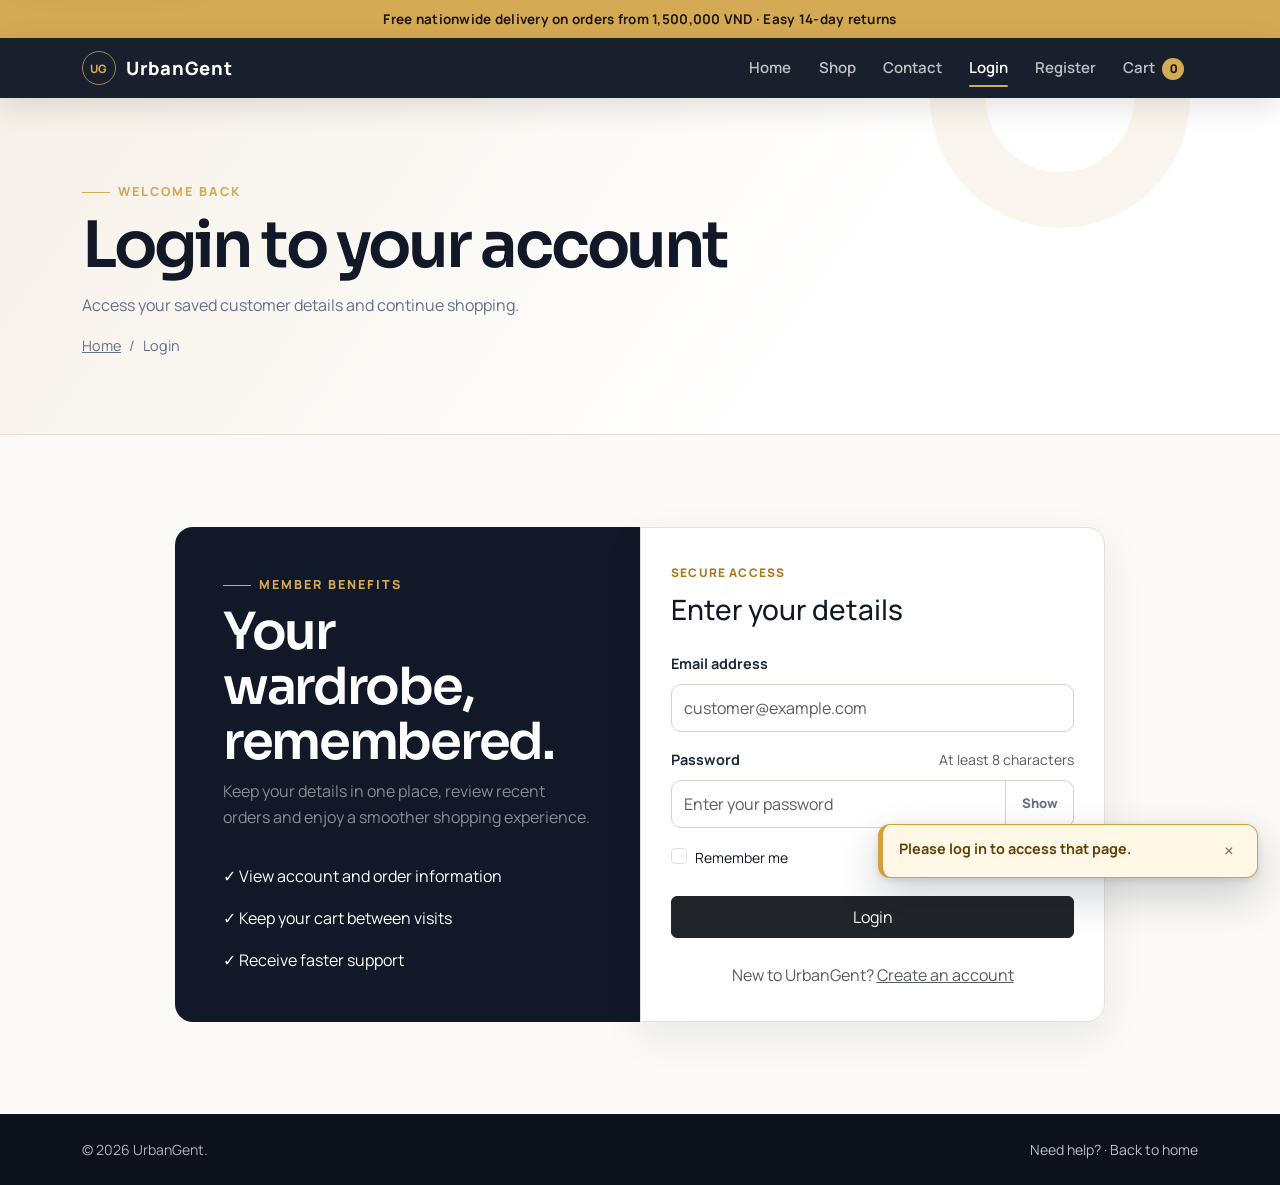
<file: order.html>
<!DOCTYPE html>
<html lang="en">
<head>
  <meta charset="UTF-8">
  <meta name="viewport" content="width=device-width, initial-scale=1.0">
  <meta name="description" content="View an UrbanGent customer order, selected sizes and payment details.">
  <meta name="theme-color" content="#111827">
  <title>Order Details | UrbanGent</title>
  <link rel="preconnect" href="https://cdn.jsdelivr.net">
  <link rel="preconnect" href="https://fonts.googleapis.com">
  <link rel="preconnect" href="https://fonts.gstatic.com" crossorigin>
  <link href="https://fonts.googleapis.com/css2?family=Manrope:wght@400;500;600;700;800&amp;family=Sora:wght@500;600;700&amp;display=swap" rel="stylesheet">
  <link href="https://cdn.jsdelivr.net/npm/bootstrap@5.3.3/dist/css/bootstrap.min.css" rel="stylesheet">
  <link rel="stylesheet" href="css/style.css?v=20260812-5">
</head>
<body data-requires-auth="true">
  <a class="skip-link" href="#main-content">Skip to main content</a>
  <div class="announcement-bar">Review your UrbanGent order and selected payment method</div>
  <nav class="navbar navbar-expand-lg navbar-dark site-navbar sticky-top" aria-label="Main navigation">
    <div class="container">
      <a class="navbar-brand" href="index.html" aria-label="UrbanGent home"><span class="brand-mark" aria-hidden="true">UG</span><span>UrbanGent</span></a>
      <button class="navbar-toggler" type="button" data-bs-toggle="collapse" data-bs-target="#mainNavbar" aria-controls="mainNavbar" aria-expanded="false" aria-label="Toggle navigation"><span class="navbar-toggler-icon"></span></button>
      <div class="collapse navbar-collapse" id="mainNavbar"><ul class="navbar-nav ms-auto align-items-lg-center mb-2 mb-lg-0">
        <li class="nav-item"><a class="nav-link" href="index.html">Home</a></li><li class="nav-item"><a class="nav-link" href="index.html#products">Shop</a></li><li class="nav-item"><a class="nav-link" href="contact.html">Contact</a></li><li class="nav-item"><a class="nav-link active" aria-current="page" href="profile.html">Profile</a></li><li class="nav-item"><a class="nav-link" href="login.html">Login</a></li><li class="nav-item"><a class="nav-link" href="register.html">Register</a></li><li class="nav-item"><a class="nav-link" href="cart.html">Cart <span class="cart-pill cart-count">0</span></a></li>
      </ul></div>
    </div>
  </nav>

  <header class="page-header"><div class="container position-relative" style="z-index:1"><span class="section-eyebrow">Order and payment</span><h1 class="page-title">Your order</h1><p class="section-copy mb-3">Review the selected sizes, exact total and payment instructions for this order.</p><ol class="breadcrumb-clean" aria-label="Breadcrumb"><li><a href="index.html">Home</a></li><li><a href="profile.html">Profile</a></li><li aria-current="page">Order</li></ol></div></header>
  <main id="main-content" class="section-space"><div class="container"><div id="orderContent" aria-live="polite"><div class="empty-cart"><div class="spinner-border" role="status"><span class="visually-hidden">Loading order</span></div></div></div></div></main>
  <footer class="site-footer"><div class="container"><div class="py-4 d-flex flex-wrap justify-content-between gap-2 small"><span>&copy; <span class="current-year">2026</span> UrbanGent.</span><span><a href="contact.html">Payment support</a> · <a href="profile.html">Your orders</a></span></div></div></footer>
  <script src="https://cdn.jsdelivr.net/npm/bootstrap@5.3.3/dist/js/bootstrap.bundle.min.js"></script>
  <script src="js/store.js?v=20260812-5"></script>
  <script src="js/main.js?v=20260812-5"></script>
</body>
</html>
</file>
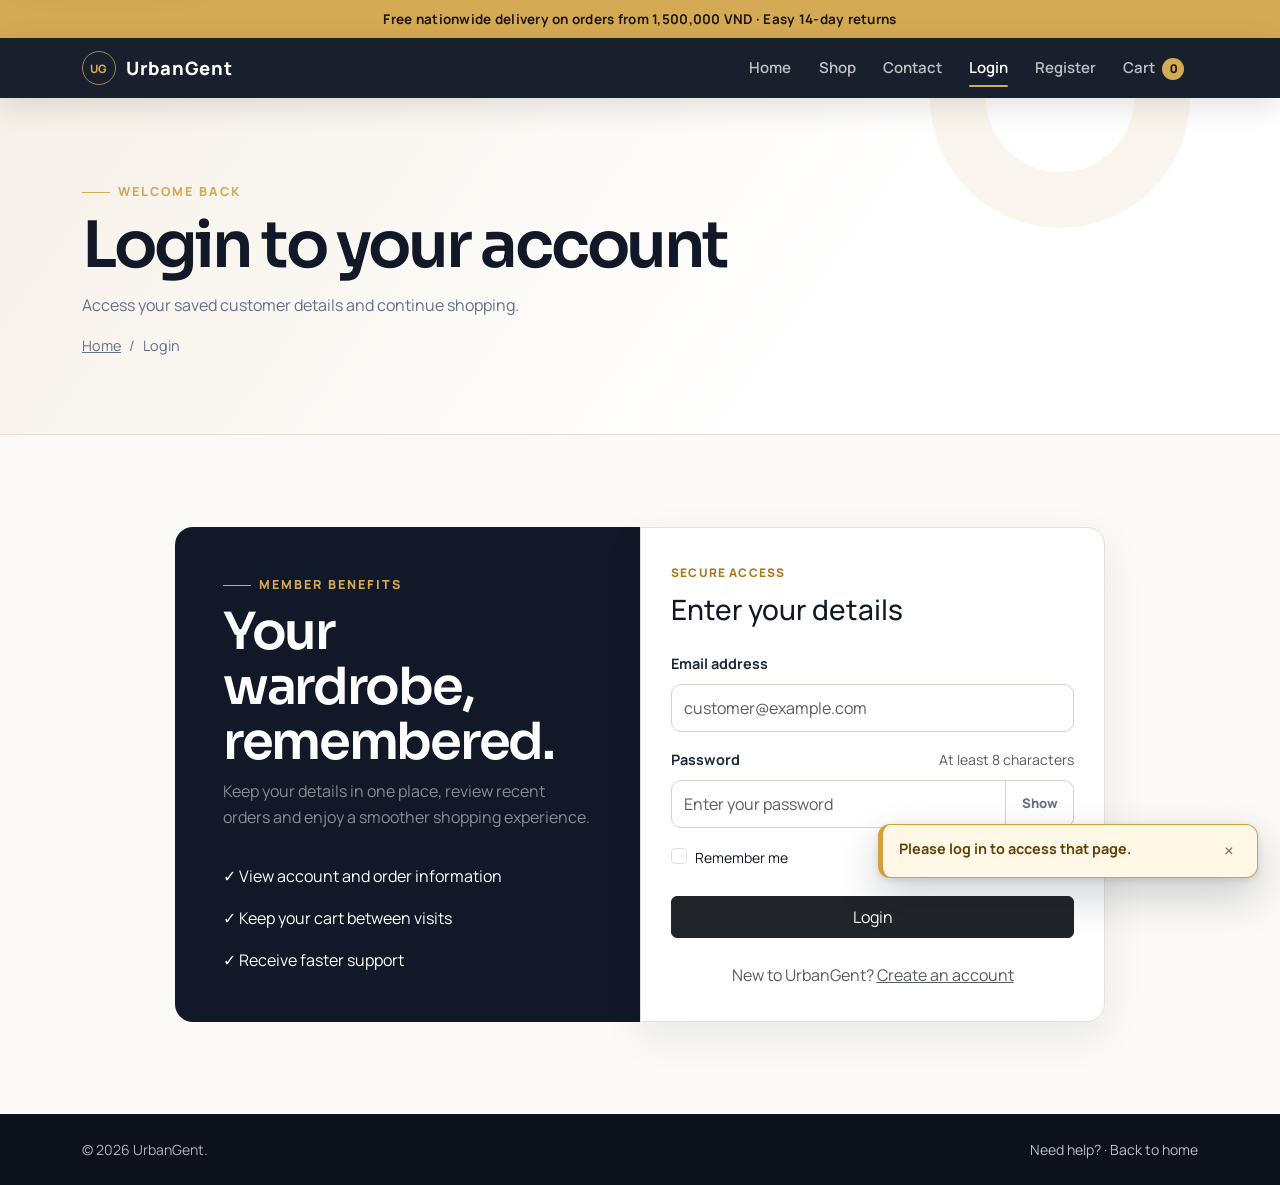
<file: profile.html>
<!doctype html>
<html lang="en">
  <head>
    <meta charset="UTF-8" />
    <meta name="viewport" content="width=device-width, initial-scale=1.0" />
    <meta
      name="description"
      content="View UrbanGent customer details, loyalty progress and recent orders."
    />
    <meta name="theme-color" content="#111827" />
    <title>Customer Profile | UrbanGent</title>
    <link rel="preconnect" href="https://cdn.jsdelivr.net" />
    <link rel="preconnect" href="https://fonts.googleapis.com" />
    <link rel="preconnect" href="https://fonts.gstatic.com" crossorigin />
    <link
      href="https://fonts.googleapis.com/css2?family=Manrope:wght@400;500;600;700;800&amp;family=Sora:wght@500;600;700&amp;display=swap"
      rel="stylesheet"
    />
    <link
      href="https://cdn.jsdelivr.net/npm/bootstrap@5.3.3/dist/css/bootstrap.min.css"
      rel="stylesheet"
    />
    <link rel="stylesheet" href="css/style.css?v=20260812-5" />
  </head>
  <body data-requires-auth="true">
    <a class="skip-link" href="#main-content">Skip to main content</a>
    <div class="announcement-bar">
      Free nationwide delivery on orders from 1,500,000 VND · Easy 14-day
      returns
    </div>
    <nav
      class="navbar navbar-expand-lg navbar-dark site-navbar sticky-top"
      aria-label="Main navigation"
    >
      <div class="container">
        <a class="navbar-brand" href="index.html" aria-label="UrbanGent home"
          ><span class="brand-mark" aria-hidden="true">UG</span
          ><span>UrbanGent</span></a
        >
        <button
          class="navbar-toggler"
          type="button"
          data-bs-toggle="collapse"
          data-bs-target="#mainNavbar"
          aria-controls="mainNavbar"
          aria-expanded="false"
          aria-label="Toggle navigation"
        >
          <span class="navbar-toggler-icon"></span>
        </button>
        <div class="collapse navbar-collapse" id="mainNavbar">
          <ul class="navbar-nav ms-auto align-items-lg-center mb-2 mb-lg-0">
            <li class="nav-item">
              <a class="nav-link" href="index.html">Home</a>
            </li>
            <li class="nav-item">
              <a class="nav-link" href="index.html#products">Shop</a>
            </li>
            <li class="nav-item">
              <a class="nav-link" href="contact.html">Contact</a>
            </li>
            <li class="nav-item">
              <a class="nav-link active" aria-current="page" href="profile.html"
                >Profile</a
              >
            </li>
            <li class="nav-item">
              <a class="nav-link" href="login.html">Login</a>
            </li>
            <li class="nav-item">
              <a class="nav-link" href="register.html">Register</a>
            </li>
            <li class="nav-item">
              <a class="nav-link" href="cart.html"
                >Cart <span class="cart-pill cart-count">0</span></a
              >
            </li>
          </ul>
        </div>
      </div>
    </nav>

    <header class="page-header">
      <div class="container position-relative" style="z-index: 1">
        <span class="section-eyebrow">Member area</span>
        <h1 class="page-title">Customer profile</h1>
        <p class="section-copy mb-3">
          A clear account view with personal details, loyalty status and order
          history.
        </p>
        <ol class="breadcrumb-clean" aria-label="Breadcrumb">
          <li><a href="index.html">Home</a></li>
          <li aria-current="page">Profile</li>
        </ol>
      </div>
    </header>

    <main id="main-content" class="section-space">
      <div class="container">
        <div class="row g-4">
          <div class="col-lg-4">
            <aside class="form-card text-center h-100" aria-labelledby="profile-name">
              <div class="profile-avatar" id="profileInitials" aria-hidden="true">UG</div>
              <h2 class="h3 mb-1" id="profileName">UrbanGent customer</h2>
              <p class="text-muted">Customer member</p>
              <span id="loyaltyPoints" class="badge rounded-pill px-3 py-2" style="background: var(--brand-gold); color: var(--brand-ink)">0 loyalty points</span>
              <div class="text-start mt-4">
                <div class="d-flex justify-content-between small mb-2"><span>Reward progress</span><strong>Next milestone</strong></div>
                <div class="progress loyalty-progress" role="progressbar" aria-label="Loyalty reward progress" aria-valuenow="0" aria-valuemin="0" aria-valuemax="100"><div class="progress-bar" id="loyaltyProgress" style="width: 0%"></div></div>
                <p class="text-muted small mt-2 mb-0" id="loyaltyProgressText">500 more points to reach the next reward.</p>
              </div>
              <div class="d-grid gap-2 mt-4">
                <a class="btn btn-dark" href="index.html#products">Continue shopping</a>
                <a class="btn btn-outline-dark" href="contact.html">Contact support</a>
              </div>
            </aside>
          </div>

          <div class="col-lg-8">
            <section class="form-card" aria-labelledby="account-details-title">
              <form id="profileForm" novalidate>
                <div class="d-flex flex-wrap justify-content-between align-items-center gap-2 mb-4">
                  <div><span class="product-category">Account</span><h2 class="h3 mt-2 mb-0" id="account-details-title">Personal details</h2></div>
                  <div class="d-flex gap-2">
                    <button class="btn btn-outline-dark btn-sm" type="button" id="editProfileButton">Edit profile</button>
                    <button class="btn btn-outline-secondary btn-sm d-none" type="button" id="cancelProfileButton">Cancel</button>
                    <button class="btn btn-dark btn-sm d-none" type="submit" id="saveProfileButton">Save changes</button>
                  </div>
                </div>
                <div class="row g-3">
                  <div class="col-md-6">
                    <label class="form-label" for="profileNameField">Full name</label>
                    <input class="form-control" id="profileNameField" data-profile-editable autocomplete="name" readonly required>
                    <div class="invalid-feedback" data-feedback-for="profileNameField">Enter your full name.</div>
                  </div>
                  <div class="col-md-6">
                    <label class="form-label" for="profileEmailField">Email</label>
                    <input class="form-control" id="profileEmailField" data-profile-editable type="email" autocomplete="email" readonly required>
                    <div class="invalid-feedback" data-feedback-for="profileEmailField">Enter a valid email address.</div>
                  </div>
                  <div class="col-md-6">
                    <label class="form-label" for="profilePhoneField">Phone</label>
                    <input class="form-control" id="profilePhoneField" data-profile-editable type="tel" autocomplete="tel" readonly>
                    <div class="invalid-feedback" data-feedback-for="profilePhoneField">Enter a valid Vietnamese phone number.</div>
                  </div>
                  <div class="col-md-6">
                    <label class="form-label" for="profileStyle">Preferred style</label>
                    <select class="form-select" id="profileStyle" data-profile-editable disabled required><option value="Smart casual">Smart casual</option><option value="Business">Business</option><option value="Minimal">Minimal</option><option value="Casual">Casual</option></select>
                    <div class="invalid-feedback" data-feedback-for="profileStyle">Choose your preferred style.</div>
                  </div>
                  <div class="col-12">
                    <label class="form-label" for="profileAddress">Delivery address</label>
                    <textarea class="form-control" id="profileAddress" data-profile-editable rows="3" maxlength="180" autocomplete="street-address" readonly></textarea>
                    <div class="invalid-feedback" data-feedback-for="profileAddress">Address must be 180 characters or fewer.</div>
                  </div>
                </div>
              </form>
            </section>

            <section class="form-card mt-4" aria-labelledby="orders-title">
              <div class="d-flex flex-wrap justify-content-between align-items-center gap-2 mb-3">
                <div><span class="product-category">Purchase history</span><h2 class="h3 mt-2 mb-0" id="orders-title">Your orders</h2></div>
                <a class="small" href="contact.html">Need order help?</a>
              </div>
              <div class="table-responsive">
                <table class="table table-hover align-middle mb-0">
                  <caption class="visually-hidden">Orders belonging to the signed-in UrbanGent customer</caption>
                  <thead class="table-light"><tr><th scope="col">Order</th><th scope="col">Date</th><th scope="col">Status</th><th scope="col" class="text-end">Total</th></tr></thead>
                  <tbody id="recentOrdersBody"></tbody>
                </table>
              </div>
              <div class="empty-cart d-none mt-3" id="ordersEmptyState"><h3 class="h5">No orders yet</h3><p class="text-muted mb-3">Completed checkout orders will appear here.</p><a class="btn btn-dark btn-sm" href="index.html#products">Browse products</a></div>
            </section>
          </div>
        </div>
      </div>
    </main>

    <footer class="site-footer">
      <div class="container">
        <div class="py-4 d-flex flex-wrap justify-content-between gap-2 small">
          <span>&copy; <span class="current-year">2026</span> UrbanGent.</span
          ><span
            ><a href="contact.html">Need help?</a> ·
            <a href="index.html">Back to home</a></span
          >
        </div>
      </div>
    </footer>
    <script src="https://cdn.jsdelivr.net/npm/bootstrap@5.3.3/dist/js/bootstrap.bundle.min.js"></script>
    <script src="js/store.js?v=20260812-5"></script>
    <script src="js/main.js?v=20260812-5"></script>
  </body>
</html>
</file>
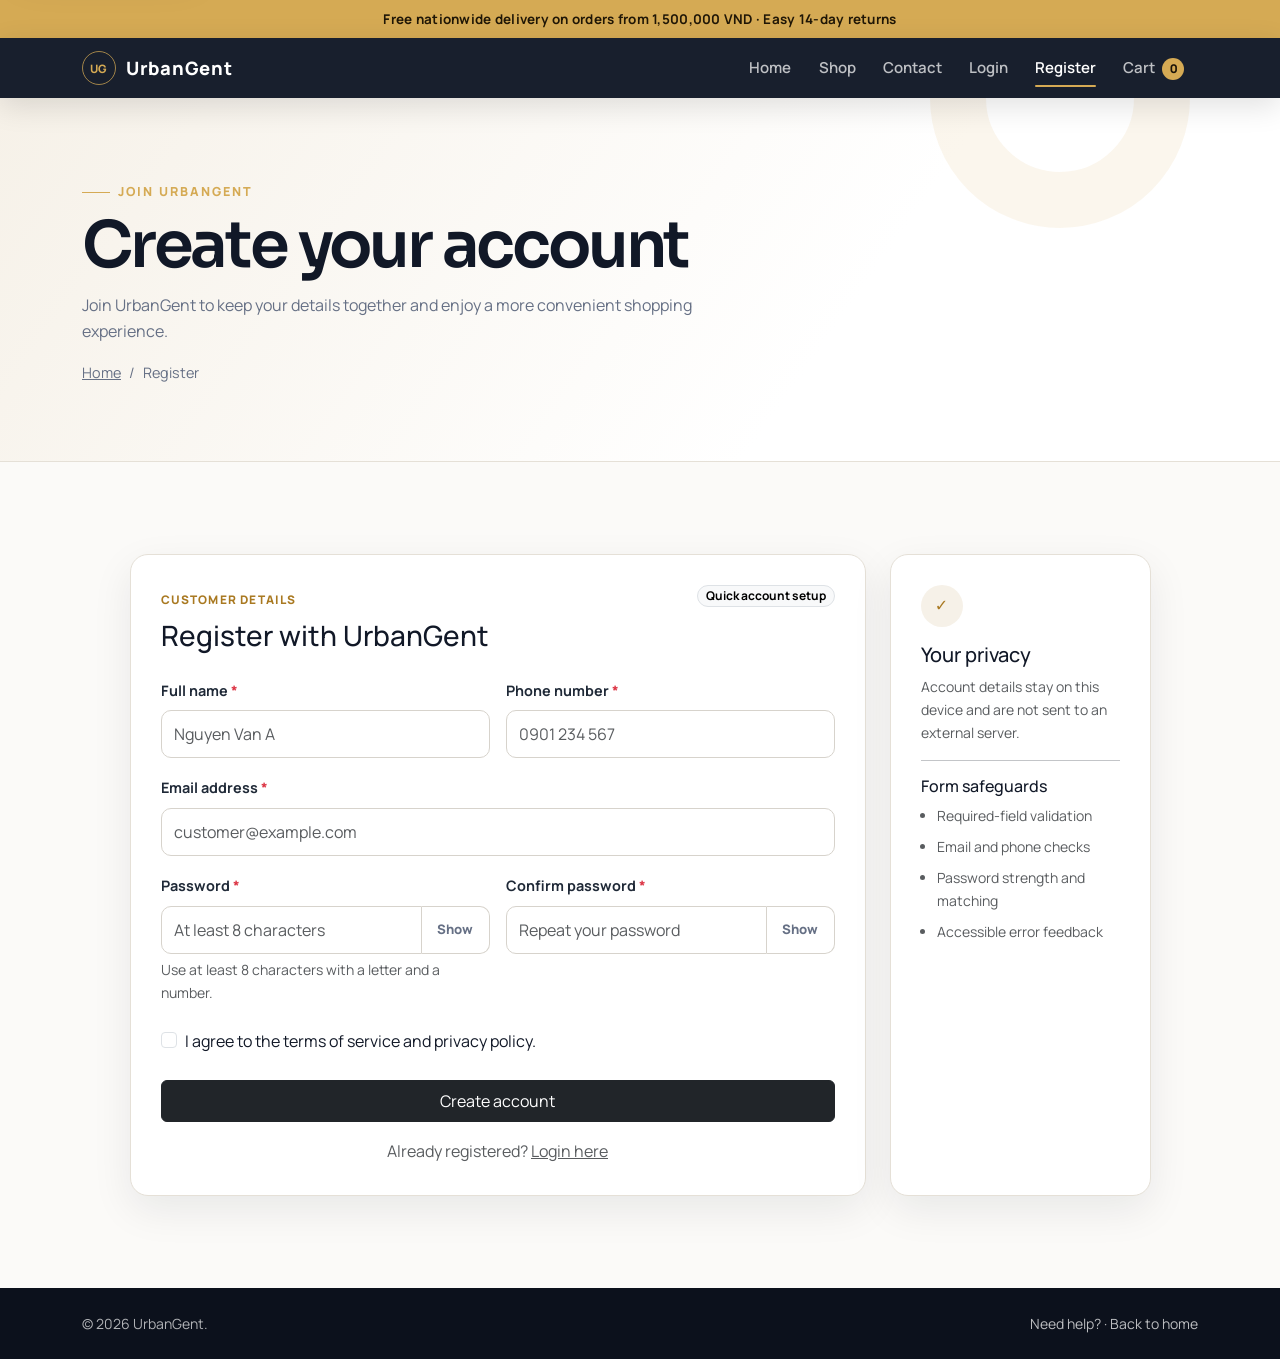
<file: register.html>
<!DOCTYPE html>
<html lang="en">
<head>
  <meta charset="UTF-8">
  <meta name="viewport" content="width=device-width, initial-scale=1.0">
  <meta name="description" content="Create an UrbanGent customer account with responsive JavaScript form validation.">
  <meta name="theme-color" content="#111827">
  <title>Create an Account | UrbanGent</title>
  <link rel="preconnect" href="https://cdn.jsdelivr.net">
  <link rel="preconnect" href="https://fonts.googleapis.com">
  <link rel="preconnect" href="https://fonts.gstatic.com" crossorigin>
  <link href="https://fonts.googleapis.com/css2?family=Manrope:wght@400;500;600;700;800&amp;family=Sora:wght@500;600;700&amp;display=swap" rel="stylesheet">
  <link href="https://cdn.jsdelivr.net/npm/bootstrap@5.3.3/dist/css/bootstrap.min.css" rel="stylesheet">
  <link rel="stylesheet" href="css/style.css?v=20260812-5">
</head>
<body>
  <a class="skip-link" href="#main-content">Skip to main content</a>
  <div class="announcement-bar">Free nationwide delivery on orders from 1,500,000 VND · Easy 14-day returns</div>
  <nav class="navbar navbar-expand-lg navbar-dark site-navbar sticky-top" aria-label="Main navigation">
    <div class="container">
      <a class="navbar-brand" href="index.html" aria-label="UrbanGent home"><span class="brand-mark" aria-hidden="true">UG</span><span>UrbanGent</span></a>
      <button class="navbar-toggler" type="button" data-bs-toggle="collapse" data-bs-target="#mainNavbar" aria-controls="mainNavbar" aria-expanded="false" aria-label="Toggle navigation"><span class="navbar-toggler-icon"></span></button>
      <div class="collapse navbar-collapse" id="mainNavbar">
        <ul class="navbar-nav ms-auto align-items-lg-center mb-2 mb-lg-0">
          <li class="nav-item"><a class="nav-link" href="index.html">Home</a></li>
          <li class="nav-item"><a class="nav-link" href="index.html#products">Shop</a></li>
          <li class="nav-item"><a class="nav-link" href="contact.html">Contact</a></li>
          <li class="nav-item"><a class="nav-link" href="profile.html">Profile</a></li>
          <li class="nav-item"><a class="nav-link" href="login.html">Login</a></li>
          <li class="nav-item"><a class="nav-link active" aria-current="page" href="register.html">Register</a></li>
          <li class="nav-item"><a class="nav-link" href="cart.html">Cart <span class="cart-pill cart-count">0</span></a></li>
        </ul>
      </div>
    </div>
  </nav>

  <header class="page-header">
    <div class="container position-relative" style="z-index: 1">
      <span class="section-eyebrow">Join UrbanGent</span>
      <h1 class="page-title">Create your account</h1>
      <p class="section-copy mb-3">Join UrbanGent to keep your details together and enjoy a more convenient shopping experience.</p>
      <ol class="breadcrumb-clean" aria-label="Breadcrumb"><li><a href="index.html">Home</a></li><li aria-current="page">Register</li></ol>
    </div>
  </header>

  <main id="main-content" class="section-space">
    <div class="container">
      <div class="row justify-content-center g-4">
        <div class="col-lg-8">
          <section class="form-card" aria-labelledby="register-form-title">
            <div class="d-flex flex-wrap justify-content-between align-items-start gap-2 mb-4">
              <div><span class="product-category">Customer details</span><h2 class="h3 mt-2 mb-0" id="register-form-title">Register with UrbanGent</h2></div>
              <span class="badge rounded-pill text-bg-light border">Quick account setup</span>
            </div>
            <form id="registerForm" novalidate>
              <div class="row g-3">
                <div class="col-md-6">
                  <label for="registerName" class="form-label">Full name <span class="text-danger">*</span></label>
                  <input type="text" class="form-control" id="registerName" name="name" autocomplete="name" placeholder="Nguyen Van A" required>
                  <div class="invalid-feedback" data-feedback-for="registerName">Enter your full name.</div>
                </div>
                <div class="col-md-6">
                  <label for="registerPhone" class="form-label">Phone number <span class="text-danger">*</span></label>
                  <input type="tel" class="form-control" id="registerPhone" name="phone" autocomplete="tel" placeholder="0901 234 567" required>
                  <div class="invalid-feedback" data-feedback-for="registerPhone">Enter a valid Vietnamese phone number.</div>
                </div>
                <div class="col-12">
                  <label for="registerEmail" class="form-label">Email address <span class="text-danger">*</span></label>
                  <input type="email" class="form-control" id="registerEmail" name="email" autocomplete="email" placeholder="customer@example.com" required>
                  <div class="invalid-feedback" data-feedback-for="registerEmail">Enter a valid email address.</div>
                </div>
                <div class="col-md-6">
                  <label for="registerPassword" class="form-label">Password <span class="text-danger">*</span></label>
                  <div class="password-wrap">
                    <input type="password" class="form-control" id="registerPassword" name="password" autocomplete="new-password" placeholder="At least 8 characters" required>
                    <button type="button" class="password-toggle" data-password-toggle="registerPassword" aria-pressed="false">Show</button>
                  </div>
                  <div class="invalid-feedback d-block" data-feedback-for="registerPassword"></div>
                  <div class="form-text">Use at least 8 characters with a letter and a number.</div>
                </div>
                <div class="col-md-6">
                  <label for="confirmPassword" class="form-label">Confirm password <span class="text-danger">*</span></label>
                  <div class="password-wrap">
                    <input type="password" class="form-control" id="confirmPassword" name="confirmPassword" autocomplete="new-password" placeholder="Repeat your password" required>
                    <button type="button" class="password-toggle" data-password-toggle="confirmPassword" aria-pressed="false">Show</button>
                  </div>
                  <div class="invalid-feedback d-block" data-feedback-for="confirmPassword"></div>
                </div>
                <div class="col-12 mt-4">
                  <div class="form-check">
                    <input class="form-check-input" type="checkbox" id="terms" required>
                    <label class="form-check-label" for="terms">I agree to the terms of service and privacy policy.</label>
                    <div class="invalid-feedback" data-feedback-for="terms">You must accept the terms and privacy policy.</div>
                  </div>
                </div>
                <div class="col-12 mt-4">
                  <button type="submit" class="btn btn-dark w-100 py-2">Create account</button>
                  <p class="mt-3 mb-0 text-center text-muted">Already registered? <a href="login.html">Login here</a></p>
                </div>
              </div>
            </form>
          </section>
        </div>
        <div class="col-lg-3">
          <aside class="content-card h-100" aria-labelledby="privacy-title">
            <span class="trust-icon mb-3" aria-hidden="true">✓</span>
            <h2 class="h5" id="privacy-title">Your privacy</h2>
            <p class="text-muted small">Account details stay on this device and are not sent to an external server.</p>
            <hr>
            <h3 class="h6">Form safeguards</h3>
            <ul class="small text-muted ps-3 mb-0">
              <li class="mb-2">Required-field validation</li>
              <li class="mb-2">Email and phone checks</li>
              <li class="mb-2">Password strength and matching</li>
              <li>Accessible error feedback</li>
            </ul>
          </aside>
        </div>
      </div>
    </div>
  </main>

  <footer class="site-footer">
    <div class="container"><div class="py-4 d-flex flex-wrap justify-content-between gap-2 small"><span>&copy; <span class="current-year">2026</span> UrbanGent.</span><span><a href="contact.html">Need help?</a> · <a href="index.html">Back to home</a></span></div></div>
  </footer>
  <script src="https://cdn.jsdelivr.net/npm/bootstrap@5.3.3/dist/js/bootstrap.bundle.min.js"></script>
  <script src="js/store.js?v=20260812-5"></script>
  <script src="js/main.js?v=20260812-5"></script>
</body>
</html>
</file>
<file: css/style.css>
:root {
  --brand-ink: #111827;
  --brand-charcoal: #1f2937;
  --brand-gold: #d5aa54;
  --brand-gold-dark: #a97921;
  --brand-cream: #f6f1e8;
  --brand-paper: #fbfaf8;
  --brand-muted: #667085;
  --brand-border: #e5e0d7;
  --brand-success: #157347;
  --font-body: "Manrope", ui-sans-serif, system-ui, -apple-system, BlinkMacSystemFont, "Segoe UI", sans-serif;
  --font-display: "Sora", "Manrope", ui-sans-serif, system-ui, sans-serif;
  --shadow-soft: 0 14px 40px rgba(17, 24, 39, 0.08);
  --shadow-card: 0 18px 45px rgba(17, 24, 39, 0.12);
}

html {
  scroll-behavior: smooth;
}

html:not(.auth-ready) a[href="profile.html"],
html:not(.auth-ready) nav a[href="login.html"],
html:not(.auth-ready) nav a[href="register.html"] {
  visibility: hidden;
}

html:not(.auth-ready) body[data-requires-auth] > header,
html:not(.auth-ready) body[data-requires-auth] > main,
html:not(.auth-ready) body[data-requires-auth] > footer {
  visibility: hidden;
}

body {
  min-height: 100vh;
  display: flex;
  flex-direction: column;
  font-family: var(--font-body);
  background: var(--brand-paper);
  color: var(--brand-ink);
  line-height: 1.65;
  text-rendering: optimizeLegibility;
  -webkit-font-smoothing: antialiased;
}

button,
input,
select,
textarea {
  font: inherit;
}

main {
  flex: 1;
}

a {
  color: inherit;
}

.skip-link {
  position: fixed;
  top: -80px;
  left: 16px;
  z-index: 1080;
  padding: 10px 16px;
  border-radius: 8px;
  background: #fff;
  color: var(--brand-ink);
  box-shadow: var(--shadow-soft);
}

.skip-link:focus {
  top: 16px;
}

.announcement-bar {
  padding: 8px 16px;
  background: var(--brand-gold);
  color: #201707;
  font-size: 0.84rem;
  font-weight: 700;
  letter-spacing: 0.02em;
  text-align: center;
}

.site-navbar {
  background: rgba(17, 24, 39, 0.97);
  box-shadow: 0 8px 30px rgba(0, 0, 0, 0.12);
  backdrop-filter: blur(12px);
}

.nav-button {
  width: 100%;
  border: 0;
  background: transparent;
  text-align: left;
}

.navbar-brand {
  display: inline-flex;
  align-items: center;
  gap: 10px;
  font-size: 1.15rem;
  font-weight: 800;
  letter-spacing: 0.04em;
}

.brand-mark {
  display: inline-grid;
  width: 34px;
  height: 34px;
  place-items: center;
  border: 1px solid rgba(213, 170, 84, 0.72);
  border-radius: 50%;
  color: var(--brand-gold);
  font-size: 0.72rem;
  letter-spacing: 0.05em;
}

.site-navbar .nav-link {
  position: relative;
  padding-right: 0.85rem !important;
  padding-left: 0.85rem !important;
  color: rgba(255, 255, 255, 0.72);
  font-size: 0.94rem;
  font-weight: 600;
}

.site-navbar .nav-link:hover,
.site-navbar .nav-link:focus,
.site-navbar .nav-link.active {
  color: #fff;
}

.site-navbar .nav-link.active::after {
  position: absolute;
  right: 0.85rem;
  bottom: 2px;
  left: 0.85rem;
  height: 2px;
  border-radius: 999px;
  background: var(--brand-gold);
  content: "";
}

.cart-pill {
  display: inline-flex;
  min-width: 22px;
  height: 22px;
  align-items: center;
  justify-content: center;
  margin-left: 4px;
  border-radius: 999px;
  background: var(--brand-gold);
  color: #1a1308;
  font-size: 0.75rem;
  font-weight: 800;
}

.hero-section {
  position: relative;
  isolation: isolate;
  min-height: 650px;
  display: flex;
  align-items: center;
  overflow: hidden;
  background-image: url("../images/hero-men-fashion.jpg");
  background-position: 72% 34%;
  background-size: cover;
  color: #fff;
}

.hero-section::before {
  position: absolute;
  z-index: -1;
  inset: 0;
  background: linear-gradient(90deg, rgba(10, 15, 25, 0.96) 0%, rgba(10, 15, 25, 0.83) 42%, rgba(10, 15, 25, 0.18) 76%);
  content: "";
}

.hero-content {
  max-width: 690px;
  padding: 90px 0;
}

.hero-eyebrow,
.section-eyebrow {
  display: inline-flex;
  align-items: center;
  gap: 8px;
  color: var(--brand-gold);
  font-size: 0.78rem;
  font-weight: 800;
  letter-spacing: 0.16em;
  text-transform: uppercase;
}

.hero-eyebrow::before,
.section-eyebrow::before {
  width: 28px;
  height: 1px;
  background: currentColor;
  content: "";
}

.hero-title {
  max-width: 680px;
  margin-top: 18px;
  font-family: var(--font-display);
  font-size: clamp(2.75rem, 6vw, 5.45rem);
  font-weight: 600;
  letter-spacing: -0.055em;
  line-height: 1.01;
}

.hero-copy {
  max-width: 600px;
  margin-top: 24px;
  color: rgba(255, 255, 255, 0.8);
  font-size: 1.08rem;
}

.btn-brand {
  border: 1px solid var(--brand-gold);
  background: var(--brand-gold);
  color: #1d1609;
  font-weight: 800;
}

.btn-brand:hover,
.btn-brand:focus {
  border-color: #e9c579;
  background: #e9c579;
  color: #1d1609;
}

.btn-outline-light:hover {
  color: var(--brand-ink);
}

.trust-strip {
  position: relative;
  z-index: 2;
  margin-top: -42px;
}

.trust-panel {
  border: 1px solid rgba(229, 224, 215, 0.78);
  border-radius: 18px;
  background: rgba(255, 255, 255, 0.96);
  box-shadow: var(--shadow-soft);
}

.trust-item {
  height: 100%;
  padding: 24px;
}

.trust-icon {
  width: 42px;
  height: 42px;
  display: grid;
  place-items: center;
  flex: 0 0 auto;
  border-radius: 50%;
  background: var(--brand-cream);
  color: var(--brand-gold-dark);
  font-weight: 900;
}

.section-space {
  padding: 92px 0;
}

.section-title {
  margin-top: 8px;
  color: var(--brand-ink);
  font-family: var(--font-display);
  font-size: clamp(2rem, 4vw, 3.35rem);
  font-weight: 600;
  letter-spacing: -0.045em;
  line-height: 1.08;
}

.section-copy {
  max-width: 650px;
  color: var(--brand-muted);
}

.category-card {
  position: relative;
  height: 100%;
  min-height: 220px;
  display: flex;
  flex-direction: column;
  justify-content: flex-end;
  overflow: hidden;
  border: 1px solid var(--brand-border);
  border-radius: 18px;
  background: #fff;
  box-shadow: 0 10px 35px rgba(17, 24, 39, 0.06);
  transition: transform 0.25s ease, box-shadow 0.25s ease;
}

.category-card::before {
  position: absolute;
  inset: 0;
  background: linear-gradient(155deg, rgba(213, 170, 84, 0.08), transparent 58%);
  content: "";
}

.category-card:hover {
  transform: translateY(-6px);
  box-shadow: var(--shadow-card);
}

.category-number {
  position: absolute;
  top: 18px;
  right: 20px;
  color: rgba(17, 24, 39, 0.09);
  font-family: var(--font-display);
  font-size: 4rem;
  font-weight: 700;
  line-height: 1;
}

.category-content {
  position: relative;
  padding: 26px;
}

.category-link {
  color: var(--brand-gold-dark);
  font-size: 0.86rem;
  font-weight: 800;
  text-decoration: none;
}

.product-toolbar {
  padding: 16px;
  border: 1px solid var(--brand-border);
  border-radius: 14px;
  background: #fff;
}

.filter-btn {
  border-color: var(--brand-border);
  background: #fff;
  color: var(--brand-charcoal);
  font-weight: 700;
}

.filter-btn:hover,
.filter-btn.active {
  border-color: var(--brand-ink);
  background: var(--brand-ink);
  color: #fff;
}

.product-card {
  height: 100%;
  overflow: hidden;
  border: 1px solid var(--brand-border);
  border-radius: 18px;
  background: #fff;
  box-shadow: 0 10px 34px rgba(17, 24, 39, 0.06);
  transition: transform 0.25s ease, box-shadow 0.25s ease;
}

.product-card:hover {
  transform: translateY(-6px);
  box-shadow: var(--shadow-card);
}

.product-media {
  position: relative;
  aspect-ratio: 4 / 5;
  overflow: hidden;
  background: #ebe8e2;
}

.product-image {
  width: 100%;
  height: 100%;
  display: block;
  object-fit: cover;
  transition: transform 0.45s ease;
}

.product-card:hover .product-image {
  transform: scale(1.035);
}

.product-badge {
  position: absolute;
  top: 14px;
  left: 14px;
  padding: 6px 10px;
  border-radius: 999px;
  background: rgba(17, 24, 39, 0.9);
  color: #fff;
  font-size: 0.72rem;
  font-weight: 800;
  letter-spacing: 0.05em;
  text-transform: uppercase;
}

.product-category {
  color: var(--brand-gold-dark);
  font-size: 0.74rem;
  font-weight: 800;
  letter-spacing: 0.1em;
  text-transform: uppercase;
}

.product-price {
  color: var(--brand-ink);
  font-size: 1.05rem;
  font-weight: 800;
  font-variant-numeric: tabular-nums;
}

.story-section {
  background: var(--brand-ink);
  color: #fff;
}

.story-section .section-title {
  color: #fff;
}

.story-section .section-copy {
  color: rgba(255, 255, 255, 0.7);
}

.story-stat {
  padding: 22px;
  border: 1px solid rgba(255, 255, 255, 0.12);
  border-radius: 14px;
  background: rgba(255, 255, 255, 0.04);
}

.story-stat strong {
  display: block;
  color: var(--brand-gold);
  font-family: var(--font-display);
  font-size: 2rem;
  font-weight: 700;
  font-variant-numeric: tabular-nums;
  letter-spacing: -0.035em;
}

.page-header {
  position: relative;
  overflow: hidden;
  padding: 76px 0;
  border-bottom: 1px solid var(--brand-border);
  background: linear-gradient(125deg, var(--brand-cream), #fff 65%);
}

.page-header::after {
  position: absolute;
  width: 260px;
  height: 260px;
  top: -130px;
  right: 7%;
  border: 56px solid rgba(213, 170, 84, 0.1);
  border-radius: 50%;
  content: "";
}

.page-title {
  margin: 8px 0 12px;
  font-family: var(--font-display);
  font-size: clamp(2.3rem, 5vw, 4rem);
  font-weight: 600;
  letter-spacing: -0.05em;
  line-height: 1.08;
}

.breadcrumb-clean {
  margin: 0;
  padding: 0;
  display: flex;
  gap: 8px;
  color: var(--brand-muted);
  font-size: 0.9rem;
  list-style: none;
}

.breadcrumb-clean li + li::before {
  margin-right: 8px;
  content: "/";
}

.form-card,
.content-card {
  border: 1px solid var(--brand-border);
  border-radius: 18px;
  padding: 30px;
  background: #fff;
  box-shadow: var(--shadow-soft);
}

.form-label {
  color: var(--brand-charcoal);
  font-size: 0.9rem;
  font-weight: 700;
}

.form-control,
.form-select {
  min-height: 48px;
  border-color: #d7d3cc;
  border-radius: 10px;
}

textarea.form-control {
  min-height: 130px;
}

.form-control:focus,
.form-select:focus {
  border-color: var(--brand-gold-dark);
  box-shadow: 0 0 0 0.2rem rgba(213, 170, 84, 0.2);
}

.password-wrap {
  display: flex;
  align-items: stretch;
}

.password-wrap .form-control {
  min-width: 0;
  padding-right: calc(1.5em + 0.75rem);
  border-top-right-radius: 0;
  border-bottom-right-radius: 0;
}

.password-toggle {
  flex: 0 0 68px;
  min-height: 48px;
  border: 1px solid #d7d3cc;
  border-left: 0;
  border-radius: 0 10px 10px 0;
  background: #fff;
  color: var(--brand-muted);
  font-size: 0.82rem;
  font-weight: 800;
}

.password-wrap:focus-within .password-toggle {
  border-color: var(--brand-gold-dark);
}

.password-wrap .form-control.is-valid ~ .password-toggle {
  border-color: var(--bs-form-valid-border-color);
}

.password-wrap .form-control.is-invalid ~ .password-toggle {
  border-color: var(--bs-form-invalid-border-color);
}

.toast-region {
  position: fixed;
  right: 22px;
  bottom: 22px;
  z-index: 1090;
  width: min(380px, calc(100vw - 32px));
  display: grid;
  gap: 10px;
  pointer-events: none;
}

.site-toast {
  display: flex;
  align-items: flex-start;
  gap: 12px;
  padding: 14px 16px;
  border: 1px solid #9db7df;
  border-left-width: 5px;
  border-radius: 12px;
  background: #eff6ff;
  box-shadow: 0 18px 44px rgba(17, 24, 39, 0.2), 0 2px 8px rgba(17, 24, 39, 0.12);
  color: #173b6c;
  opacity: 0;
  transform: translateY(12px);
  transition: opacity 180ms ease, transform 180ms ease;
  pointer-events: auto;
}

.site-toast.show {
  opacity: 1;
  transform: translateY(0);
}

.site-toast-success {
  border-color: #63a878;
  background: #edf9f0;
  color: #174f2b;
}

.site-toast-danger,
.site-toast-error {
  border-color: #d86868;
  background: #fff1f1;
  color: #7c2020;
}

.site-toast-warning {
  border-color: #d1a13b;
  background: #fff8e7;
  color: #624205;
}

.site-toast-info {
  border-color: #638bc4;
  background: #eff6ff;
  color: #173b6c;
}

.site-toast-message {
  flex: 1 1 auto;
  font-size: 0.9rem;
  font-weight: 700;
  line-height: 1.45;
}

.site-toast-close {
  width: 24px;
  height: 24px;
  padding: 0;
  border: 0;
  background: transparent;
  color: currentColor;
  font-size: 1.25rem;
  line-height: 1;
  opacity: 0.72;
}

.site-toast-close:hover,
.site-toast-close:focus-visible {
  opacity: 1;
}

.contact-detail {
  display: flex;
  gap: 14px;
  padding: 16px 0;
  border-bottom: 1px solid var(--brand-border);
}

.contact-detail:last-child {
  border-bottom: 0;
}

.contact-icon {
  width: 42px;
  height: 42px;
  display: grid;
  place-items: center;
  flex: 0 0 auto;
  border-radius: 50%;
  background: var(--brand-cream);
  color: var(--brand-gold-dark);
  font-weight: 900;
}

.profile-avatar {
  width: 116px;
  height: 116px;
  display: grid;
  place-items: center;
  margin: 0 auto 18px;
  border: 4px solid #fff;
  border-radius: 50%;
  background: var(--brand-ink);
  box-shadow: 0 0 0 2px var(--brand-gold);
  color: var(--brand-gold);
  font-family: var(--font-display);
  font-size: 2rem;
  font-weight: 700;
}

.cart-pill,
#cartSubtotal,
#cartDelivery,
#cartTotal {
  font-variant-numeric: tabular-nums;
}

.loyalty-progress {
  height: 8px;
  border-radius: 999px;
  background: #ebe7df;
}

.loyalty-progress .progress-bar {
  border-radius: inherit;
  background: var(--brand-gold);
}

.cart-item-card {
  overflow: hidden;
  border: 1px solid var(--brand-border);
  border-radius: 16px;
  background: #fff;
  box-shadow: 0 8px 26px rgba(17, 24, 39, 0.05);
}

.cart-item-image {
  width: 104px;
  height: 124px;
  flex: 0 0 auto;
  object-fit: cover;
  border-radius: 12px;
}

.quantity-control {
  width: 116px;
}

.cart-line-total {
  min-width: 124px;
}

.size-chip {
  display: inline-flex;
  align-items: center;
  min-height: 26px;
  padding: 2px 10px;
  border: 1px solid var(--brand-border);
  border-radius: 999px;
  background: var(--brand-cream);
  color: var(--brand-charcoal);
  font-size: 0.78rem;
  font-weight: 800;
}

.checkout-item {
  align-items: center;
  border-bottom: 1px solid var(--brand-border);
}

.checkout-item:last-child {
  border-bottom: 0;
}

.checkout-item-image {
  width: 72px;
  height: 84px;
  flex: 0 0 auto;
  border-radius: 10px;
  object-fit: cover;
}

.payment-methods {
  min-width: 0;
  padding: 0;
  border: 0;
}

.payment-method-option {
  display: grid;
  grid-template-columns: auto 38px minmax(0, 1fr);
  align-items: center;
  gap: 12px;
  width: 100%;
  padding: 13px 14px;
  border: 1px solid var(--brand-border);
  border-radius: 12px;
  background: #fff;
  cursor: pointer;
  transition: border-color 160ms ease, box-shadow 160ms ease, background-color 160ms ease;
}

.payment-method-option + .payment-method-option {
  margin-top: 10px;
}

.payment-method-option:hover {
  border-color: var(--brand-gold-dark);
}

.payment-method-option.is-selected {
  border-color: var(--brand-gold-dark);
  background: var(--brand-cream);
  box-shadow: 0 0 0 2px rgba(213, 170, 84, 0.14);
}

.payment-method-option .form-check-input {
  margin: 0;
}

.payment-method-icon {
  width: 38px;
  height: 38px;
  display: grid;
  place-items: center;
  border-radius: 50%;
  background: var(--brand-ink);
  color: var(--brand-gold);
  font-size: 0.72rem;
  font-weight: 900;
}

.payment-method-confirmation {
  display: flex;
  align-items: center;
  gap: 14px;
  margin: 22px 0;
  padding: 16px;
  border: 1px solid var(--brand-border);
  border-radius: 12px;
  background: var(--brand-cream);
}

.payment-card {
  position: sticky;
  top: 118px;
  padding: 30px;
  border: 1px solid var(--brand-border);
  border-radius: 18px;
  background: #fff;
  box-shadow: var(--shadow-soft);
}

.vietqr-image {
  width: min(100%, 390px);
  display: block;
  aspect-ratio: 540 / 640;
  margin: 22px auto;
  border: 1px solid var(--brand-border);
  border-radius: 14px;
  background: #fff;
  object-fit: contain;
}

.payment-details {
  margin: 0 0 20px;
  border-top: 1px solid var(--brand-border);
}

.payment-details > div {
  display: grid;
  grid-template-columns: minmax(120px, 0.8fr) minmax(0, 1.2fr);
  gap: 16px;
  padding: 12px 0;
  border-bottom: 1px solid var(--brand-border);
}

.payment-details dt {
  color: var(--brand-muted);
  font-size: 0.85rem;
  font-weight: 600;
}

.payment-details dd {
  margin: 0;
  color: var(--brand-ink);
  font-weight: 800;
  text-align: right;
  overflow-wrap: anywhere;
}

.payment-details code {
  color: var(--brand-ink);
  font-family: var(--font-body);
  font-weight: 800;
}

[data-profile-editable][readonly],
[data-profile-editable]:disabled {
  background-color: #f7f6f3;
  color: var(--brand-charcoal);
  opacity: 1;
}

.cart-summary {
  position: sticky;
  top: 118px;
}

.empty-cart {
  padding: 60px 24px;
  border: 1px dashed #cfc7b8;
  border-radius: 18px;
  background: #fff;
  text-align: center;
}

.site-footer {
  background: #0c111c;
  color: rgba(255, 255, 255, 0.68);
}

.site-footer h2,
.site-footer h3 {
  color: #fff;
}

.site-footer a {
  color: rgba(255, 255, 255, 0.72);
  text-decoration: none;
}

.site-footer a:hover,
.site-footer a:focus {
  color: var(--brand-gold);
}

.footer-bottom {
  border-top: 1px solid rgba(255, 255, 255, 0.1);
}

.photo-credit {
  font-size: 0.76rem;
}

@media (max-width: 991.98px) {
  .site-navbar .nav-link.active::after {
    display: none;
  }

  .hero-section {
    min-height: 600px;
    background-position: 66% center;
  }

  .hero-section::before {
    background: linear-gradient(90deg, rgba(10, 15, 25, 0.96) 0%, rgba(10, 15, 25, 0.82) 58%, rgba(10, 15, 25, 0.4) 100%);
  }

  .trust-strip {
    margin-top: -26px;
  }

  .cart-summary {
    position: static;
  }

  .payment-card {
    position: static;
  }
}

@media (max-width: 767.98px) {
  .announcement-bar {
    font-size: 0.76rem;
  }

  .hero-section {
    min-height: 560px;
    background-position: 62% center;
  }

  .hero-section::before {
    background: rgba(10, 15, 25, 0.75);
  }

  .hero-content {
    padding: 72px 0 98px;
  }

  .hero-title {
    font-size: clamp(2.55rem, 14vw, 4.2rem);
  }

  .section-space {
    padding: 68px 0;
  }

  .story-section .row.g-5 {
    --bs-gutter-x: 1.5rem;
  }

  .page-header {
    padding: 58px 0;
  }

  .form-card,
  .content-card {
    padding: 22px;
  }

  .cart-item-image {
    width: 88px;
    height: 106px;
  }

  .cart-item-card .d-flex.align-items-center.gap-3.ms-sm-auto {
    width: 100%;
    justify-content: space-between;
  }

  .checkout-item {
    align-items: flex-start;
  }

  .checkout-item > strong {
    max-width: 92px;
    text-align: right;
  }

  .payment-card {
    padding: 22px;
  }

  .toast-region {
    right: 16px;
    bottom: 16px;
  }

  .payment-details > div {
    grid-template-columns: 1fr;
    gap: 2px;
  }

  .payment-details dd {
    text-align: left;
  }
}

@media (prefers-reduced-motion: reduce) {
  *,
  *::before,
  *::after {
    scroll-behavior: auto !important;
    transition-duration: 0.01ms !important;
  }
}
</file>
